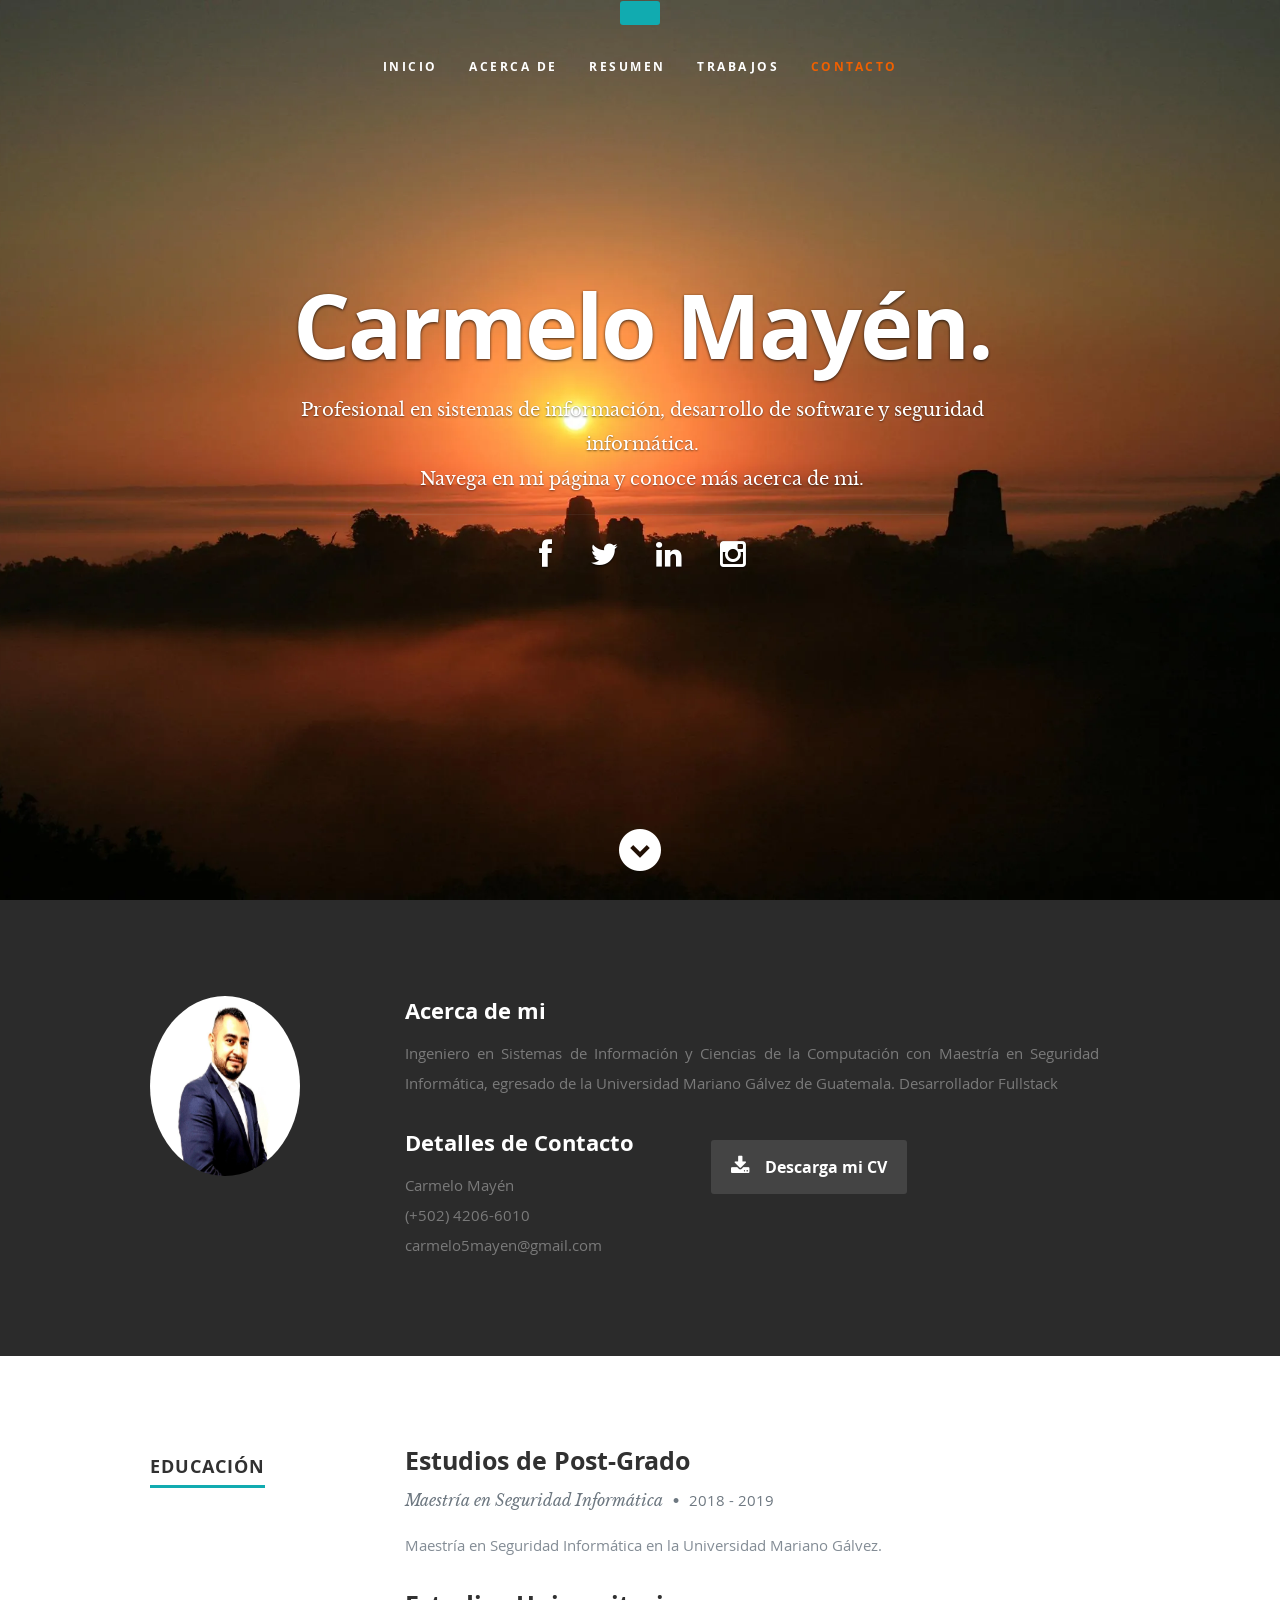
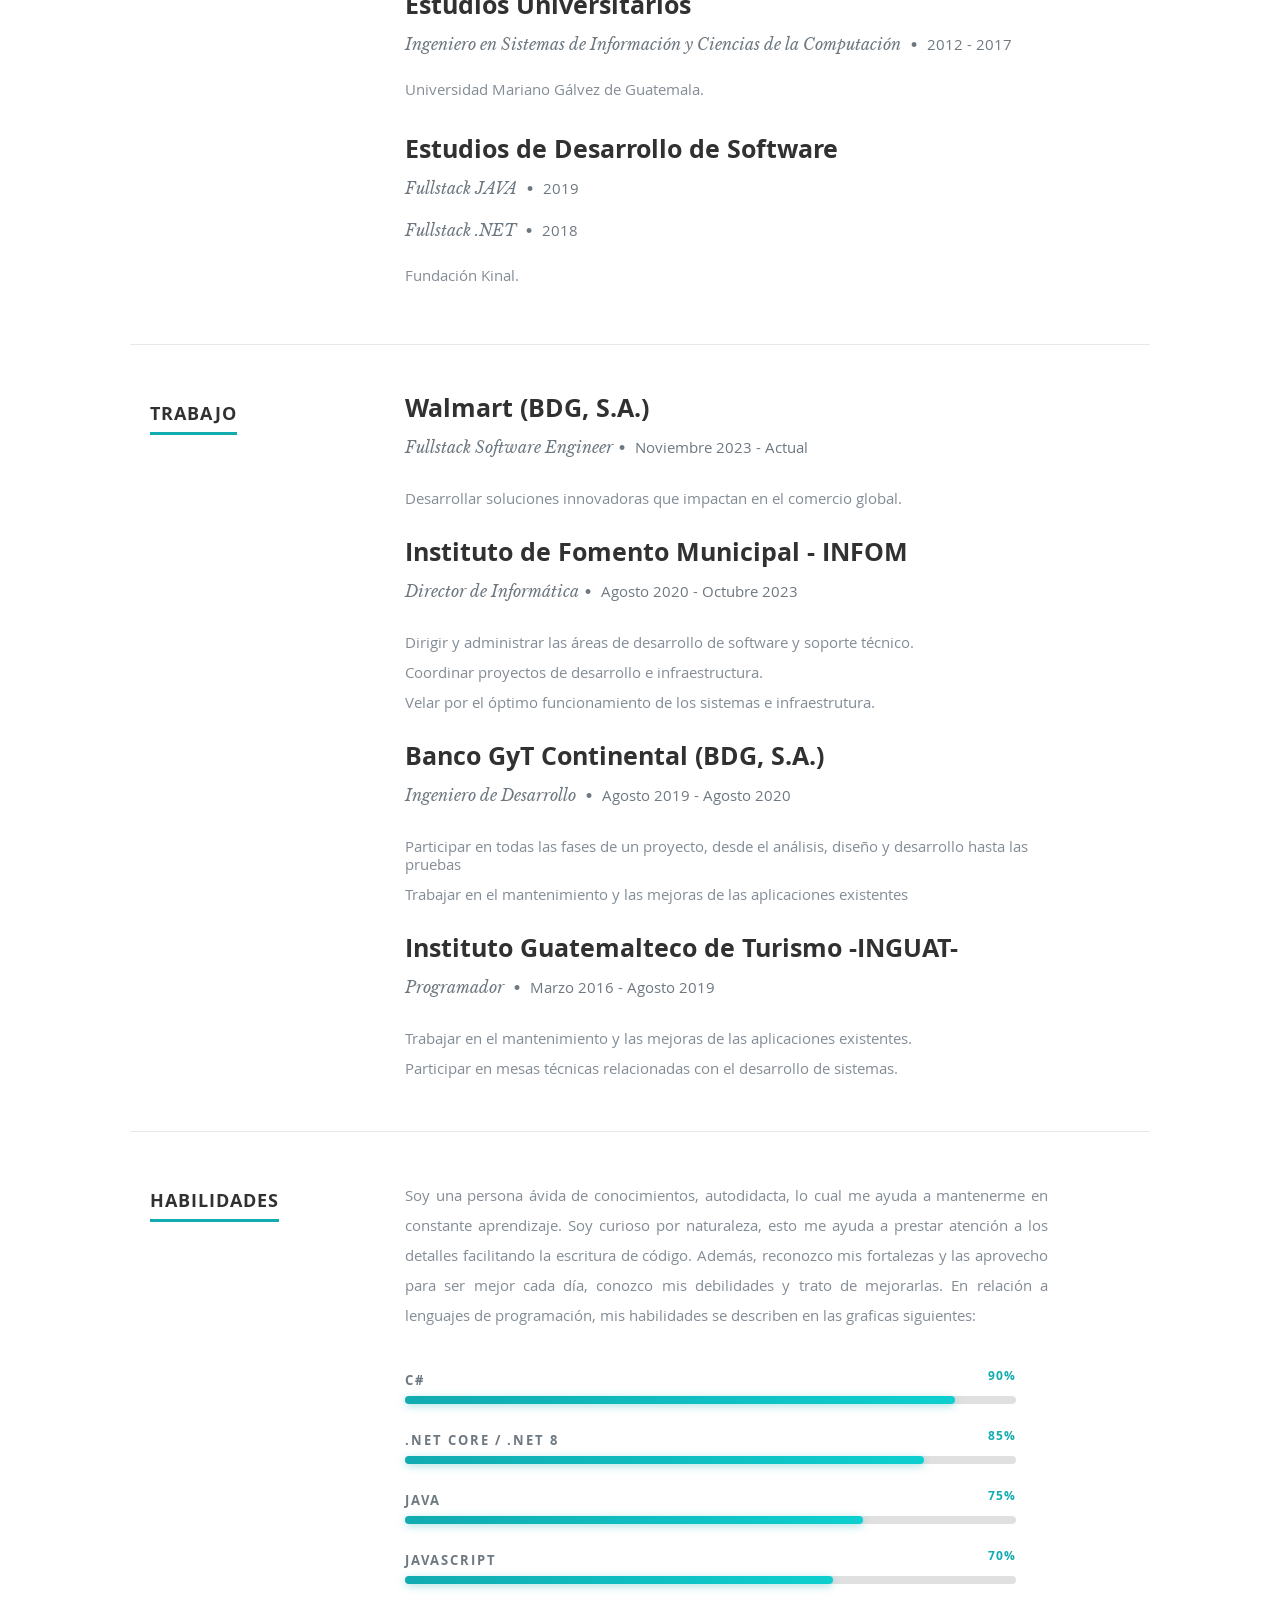
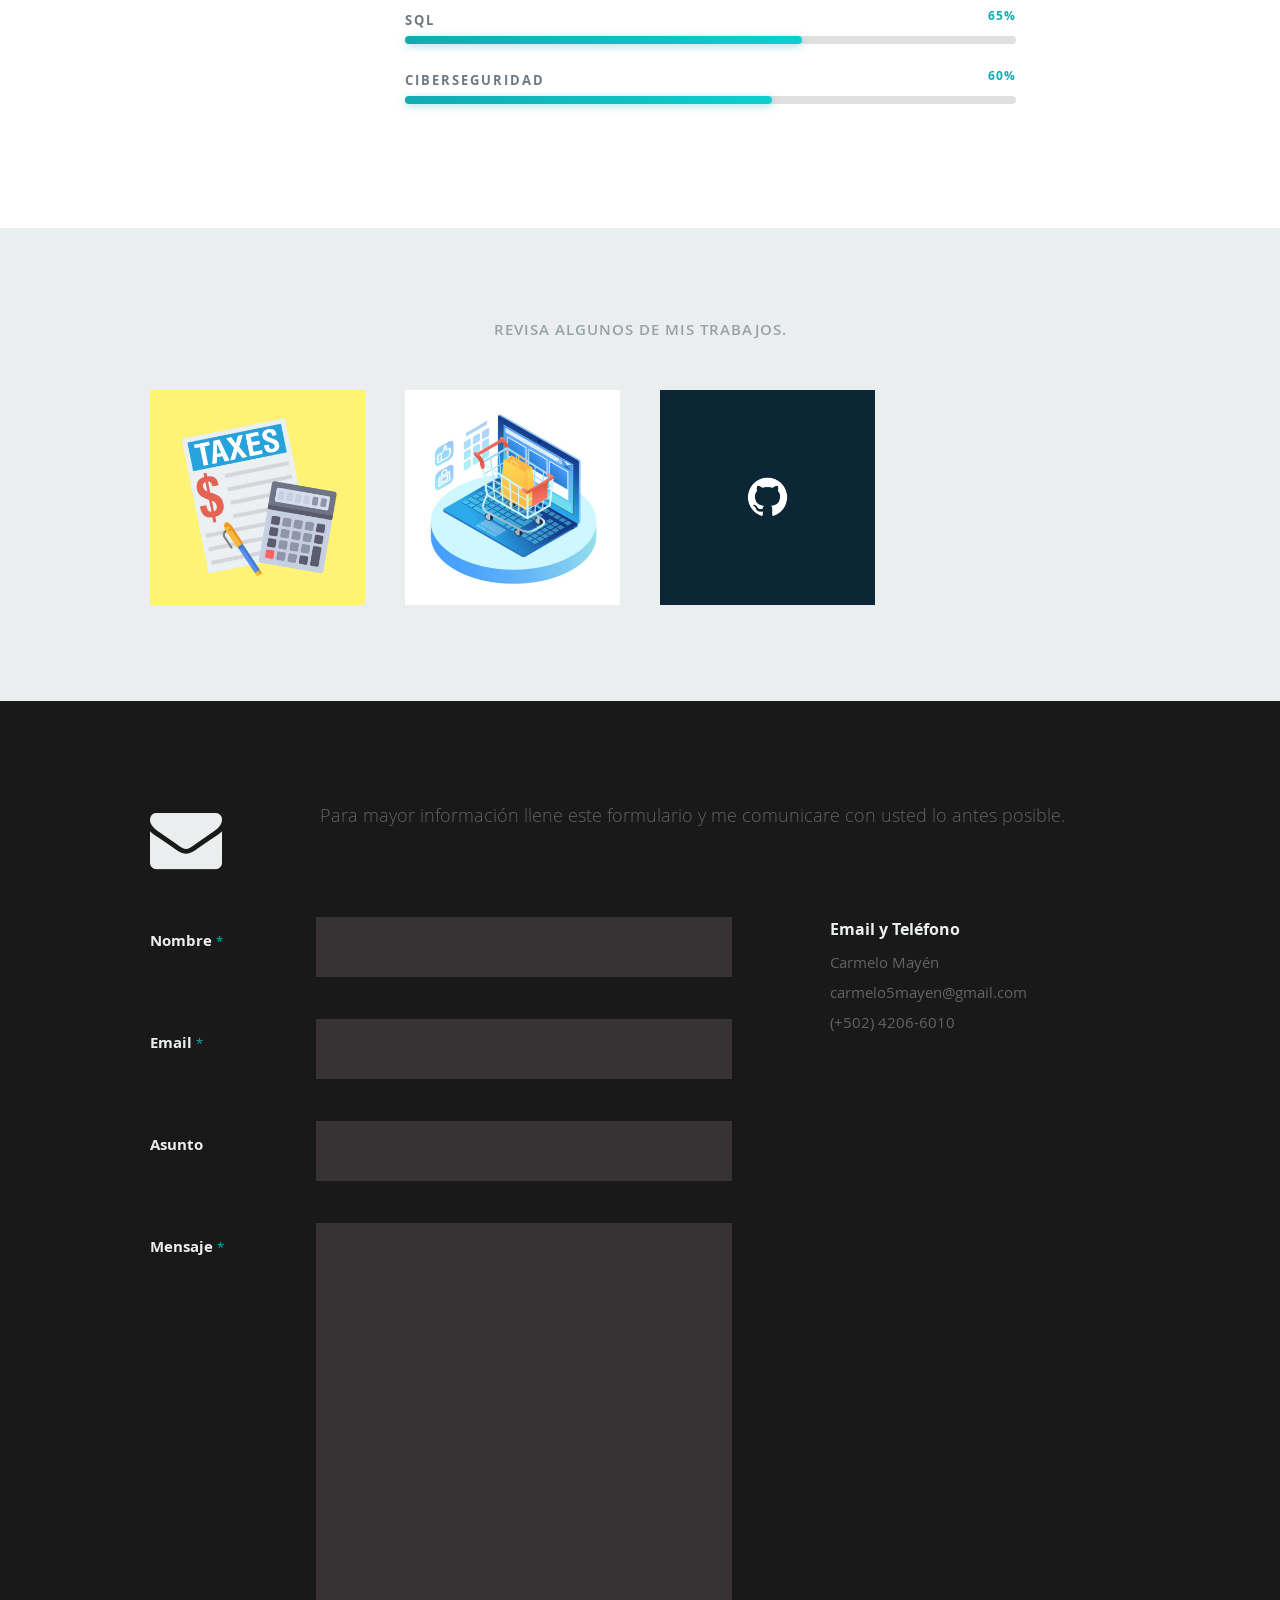
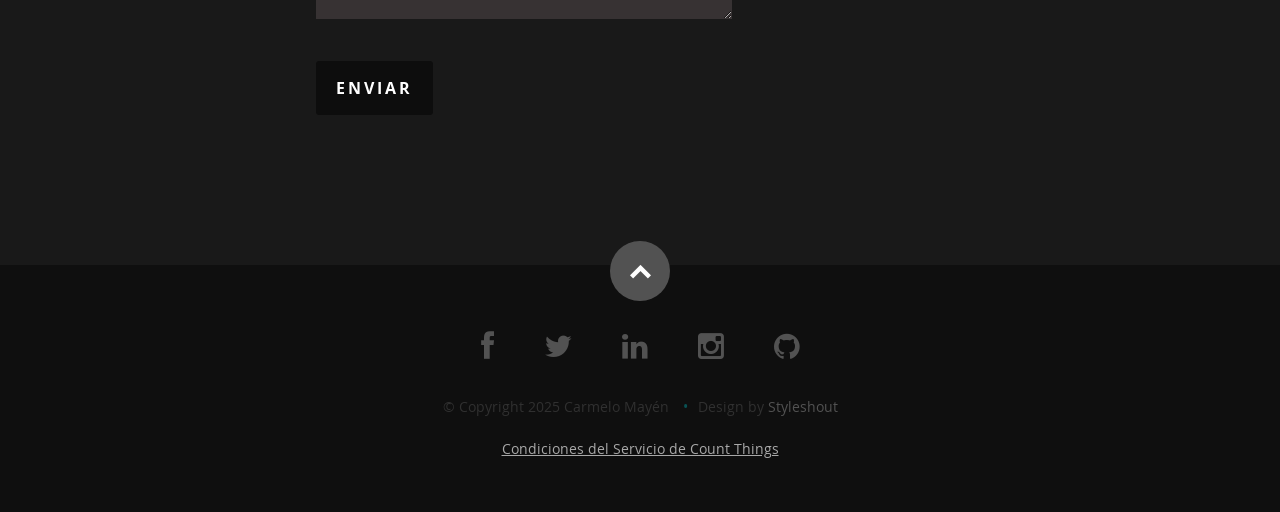
<file: index.html>
﻿<!DOCTYPE html>
<!--[if lt IE 8 ]><html class="no-js ie ie7" lang="es"> <![endif]-->
<!--[if IE 8 ]><html class="no-js ie ie8" lang="es"> <![endif]-->
<!--[if (gte IE 8)|!(IE)]><!--><html class="no-js" lang="es"> <!--<![endif]-->
<head>

   <!--- Basic Page Needs
   ================================================== -->
   <meta charset="utf-8">
	<title>Carmelo Mayén — Fullstack Software Engineer</title>
	<meta name="description" content="Carmelo Mayén — Ingeniero en Sistemas de Información y Fullstack Software Engineer en Walmart. Especialista en .NET, Java, C# y seguridad informática.">
	<meta name="author" content="Carmelo Mayén">
	<link rel="canonical" href="https://cv.cemayen.com/">

   <!-- Open Graph
   ================================================== -->
   <meta property="og:title" content="Carmelo Mayén — Fullstack Software Engineer">
   <meta property="og:description" content="Ingeniero en Sistemas de Información con Maestría en Seguridad Informática. Especialista en .NET, Java, C# y desarrollo web.">
   <meta property="og:type" content="website">
   <meta property="og:url" content="https://cv.cemayen.com/">
   <meta property="og:image" content="https://cv.cemayen.com/images/profile.jpg">

   <!-- Twitter Card
   ================================================== -->
   <meta name="twitter:card" content="summary">
   <meta name="twitter:title" content="Carmelo Mayén — Fullstack Software Engineer">
   <meta name="twitter:description" content="Ingeniero en Sistemas de Información con Maestría en Seguridad Informática. Especialista en .NET, Java, C# y desarrollo web.">
   <meta name="twitter:image" content="https://cv.cemayen.com/images/profile.jpg">

   <!-- Mobile Specific Metas
   ================================================== -->
	<meta name="viewport" content="width=device-width, initial-scale=1, maximum-scale=1">

	<!-- CSS
    ================================================== -->
   <link rel="stylesheet" href="css/main.css">

   <!-- Favicons
	================================================== -->
	<link rel="shortcut icon" href="favicon.png">

   <!-- Theme color (barra del navegador en móvil)
   ================================================== -->
   <meta name="theme-color" content="#11ABB0">

   <!-- Preload critical image
   ================================================== -->
   <link rel="preload" as="image" href="images/Tikal.webp" type="image/webp">
   <link rel="preload" as="image" href="images/Tikal.jpg">

   <!-- Google Analytics 4
   ================================================== -->
   <script async src="https://www.googletagmanager.com/gtag/js?id=G-243ETKWRCY"></script>
   <script>
     window.dataLayer = window.dataLayer || [];
     function gtag(){dataLayer.push(arguments);}
     gtag('js', new Date());
     gtag('config', 'G-243ETKWRCY');
   </script>

   <!-- Schema.org — Structured Data (Person)
   ================================================== -->
   <script type="application/ld+json">
   {
     "@context": "https://schema.org",
     "@type": "Person",
     "name": "Carmelo Mayén",
     "jobTitle": "Fullstack Software Engineer",
     "description": "Ingeniero en Sistemas de Información con Maestría en Seguridad Informática. Fullstack Software Engineer especializado en .NET, Java y desarrollo web.",
     "url": "https://cv.cemayen.com",
     "image": "https://cv.cemayen.com/images/profile.jpg",
     "email": "carmelo5mayen@gmail.com",
     "telephone": "+50242066010",
     "nationality": "GT",
     "worksFor": {
       "@type": "Organization",
       "name": "Walmart (BDG, S.A.)"
     },
     "alumniOf": {
       "@type": "EducationalOrganization",
       "name": "Universidad Mariano Gálvez de Guatemala"
     },
     "hasCredential": {
       "@type": "EducationalOccupationalCredential",
       "name": "Maestría en Seguridad Informática",
       "credentialCategory": "degree"
     },
     "knowsAbout": [
       "C#", ".NET Core", "Java", "JavaScript", "SQL",
       "Seguridad Informática", "Desarrollo Fullstack", "MVC"
     ],
     "sameAs": [
       "https://facebook.com/mayen5",
       "https://twitter.com/mayen5",
       "https://linkedin.com/in/mayen5/",
       "https://instagram.com/mayen5",
       "https://github.com/mayen5"
     ]
   }
   </script>

</head>

<body>

   <!-- Skip to main content (accesibilidad teclado)
   ================================================== -->
   <a class="skip-link" href="#about">Saltar al contenido principal</a>

   <!-- Header
   ================================================== -->
   <header id="home">

      <nav id="nav-wrap" aria-label="Navegación principal">

         <button id="nav-toggle" class="mobile-btn"
                 aria-expanded="false"
                 aria-controls="nav"
                 aria-label="Abrir navegación">
            <span aria-hidden="true"></span>
         </button>

         <ul id="nav" class="nav" role="list">
            <li class="current"><a class="smoothscroll" href="#home">Inicio</a></li>
            <li><a class="smoothscroll" href="#about">Acerca de</a></li>
	         <li><a class="smoothscroll" href="#resume">Resumen</a></li>
            <li><a class="smoothscroll" href="#portfolio">Trabajos</a></li>
            <li><a class="smoothscroll" href="#contact">Contacto</a></li>
         </ul> <!-- end #nav -->

      </nav> <!-- end #nav-wrap -->

      <div class="row banner">
         <div class="banner-text">
            <h1 class="responsive-headline">Carmelo Mayén.</h1>
            <h3><span>Profesional en sistemas de información, desarrollo de software y seguridad informática. <br/> 
				<a class="smoothscroll" href="#about">Navega en mi página</a>
				y conoce más <a class="smoothscroll" href="#about">acerca de mi</a>.</span></h3>
            <hr />
            <ul class="social">
               <li><a target="_blank" rel="noopener noreferrer" href="https://facebook.com/mayen5" aria-label="Facebook de Carmelo Mayén"><i class="fa fa-facebook" aria-hidden="true"></i></a></li>
               <li><a target="_blank" rel="noopener noreferrer" href="https://twitter.com/mayen5" aria-label="Twitter de Carmelo Mayén"><i class="fa fa-twitter" aria-hidden="true"></i></a></li>
               <li><a target="_blank" rel="noopener noreferrer" href="https://linkedin.com/in/mayen5/" aria-label="LinkedIn de Carmelo Mayén"><i class="fa fa-linkedin" aria-hidden="true"></i></a></li>
               <li><a target="_blank" rel="noopener noreferrer" href="https://instagram.com/mayen5" aria-label="Instagram de Carmelo Mayén"><i class="fa fa-instagram" aria-hidden="true"></i></a></li>
            </ul>
         </div>
      </div>

      <p class="scrolldown">
         <a class="smoothscroll" href="#about" aria-label="Desplazarse hacia abajo"><i class="icon-down-circle" aria-hidden="true"></i></a>
      </p>

   </header> <!-- Header End -->


   <!-- About Section
   ================================================== -->
   <section id="about">

      <div class="row">

         <div class="three columns">

            <img class="profile-pic" src="images/profile.jpg" alt="Carmelo Mayén, Fullstack Software Engineer">

         </div>

         <div class="nine columns main-col">

            <h2>Acerca de mi</h2>

            <p align="justify">Ingeniero en Sistemas de Información y Ciencias de la Computación con Maestría en Seguridad Informática, egresado de la Universidad Mariano Gálvez de Guatemala.
				Desarrollador Fullstack
            </p>

            <div class="row">

               <div class="columns contact-details">

                  <h2>Detalles de Contacto</h2>
                  <p class="address">
						   <span>Carmelo Mayén</span><br>
						   <span>(+502) 4206-6010</span><br>
                     <span>carmelo5mayen@gmail.com</span>
					   </p>

               </div>

               <div class="columns download">
                  <p>
                     <a target="_blank" rel="noopener noreferrer" href="doc/cv.pdf" class="button" aria-label="Descargar CV de Carmelo Mayén (PDF)"><i class="fa fa-download" aria-hidden="true"></i>Descarga mi CV</a>
                  </p>
               </div>

            </div> <!-- end row -->

         </div> <!-- end .main-col -->

      </div>

   </section> <!-- About Section End-->


   <!-- Resume Section
   ================================================== -->
   <section id="resume">

      <!-- Education
      ----------------------------------------------- -->
      <div class="row education">

         <div class="three columns header-col">
            <h1><span>Educación</span></h1>
         </div>

         <div class="nine columns main-col">

             <div class="row item">

                 <div class="twelve columns">

                     <h3>Estudios de Post-Grado</h3>
                     <p class="info">Maestría en Seguridad Informática <span>&bull;</span> <em class="date">2018 - 2019</em></p>

                     <p>
                         Maestría en Seguridad Informática en la Universidad Mariano Gálvez.
                     </p>

                 </div>

             </div> <!-- item end -->

             <div class="row item">

                 <div class="twelve columns">

                     <h3>Estudios Universitarios</h3>
                     <p class="info">Ingeniero en Sistemas de Información y Ciencias de la Computación <span>&bull;</span> <em class="date">2012 - 2017</em></p>

                     <p>
                         Universidad Mariano Gálvez de Guatemala.
                     </p>

                 </div>

             </div> <!-- item end -->

             <div class="row item">

                 <div class="twelve columns">

                     <h3>Estudios de Desarrollo de Software</h3>
                     <p class="info">Fullstack JAVA <span>&bull;</span> <em class="date">2019</em></p>
                     <p class="info">Fullstack .NET <span>&bull;</span> <em class="date">2018</em></p>

                     <p>
                         Fundación Kinal.
                     </p>

                 </div>

             </div> <!-- item end -->

         </div> <!-- main-col end -->

      </div> <!-- End Education -->


      <!-- Work
      ----------------------------------------------- -->
      <div class="row work">

         <div class="three columns header-col">
            <h1><span>Trabajo</span></h1>
         </div>

         <div class="nine columns main-col">

            <div class="row item">

               <div class="twelve columns">

                   <h3>Walmart (BDG, S.A.)</h3>
                   <p class="info">Fullstack Software Engineer<span>&bull;</span> <em class="date">Noviembre 2023 - Actual</em></p>

                   <p align="justify">
                       <ul>
                           <li>Desarrollar soluciones innovadoras que impactan en el comercio global.</li>
                       </ul>
                   </p>

               </div>

           </div> <!-- item end -->

             <div class="row item">

                 <div class="twelve columns">

                     <h3>Instituto de Fomento Municipal - INFOM</h3>
                     <p class="info">Director de Informática<span>&bull;</span> <em class="date">Agosto 2020 - Octubre 2023</em></p>

                     <p align="justify">
                         <ul>
                             <li>Dirigir y administrar las áreas de desarrollo de software y soporte técnico.</li>
                             <li>Coordinar proyectos de desarrollo e infraestructura.</li>
                             <li>Velar por el óptimo funcionamiento de los sistemas e infraestrutura.</li>
                         </ul>
                     </p>

                 </div>

             </div> <!-- item end -->

             <div class="row item">

                 <div class="twelve columns">

                     <h3>Banco GyT Continental (BDG, S.A.)</h3>
                     <p class="info">Ingeniero de Desarrollo <span>&bull;</span> <em class="date">Agosto 2019 - Agosto 2020</em></p>

                     <p align="justify">
                         <ul>
                             <li>Participar en todas las fases de un proyecto, desde el análisis, diseño y desarrollo hasta las pruebas</li>
                             <li>Trabajar en el mantenimiento y las mejoras de las aplicaciones existentes</li>
                         </ul>
                     </p>

                 </div>

             </div> <!-- item end -->

             <div class="row item">

                 <div class="twelve columns">

                     <h3>Instituto Guatemalteco de Turismo -INGUAT-</h3>
                     <p class="info">Programador <span>&bull;</span> <em class="date">Marzo 2016 - Agosto 2019</em></p>

                     <p align="justify">
                         <ul>
                             <li>Trabajar en el mantenimiento y las mejoras de las aplicaciones existentes.</li>
                             <li>Participar en mesas técnicas relacionadas con el desarrollo de sistemas.</li>
                         </ul>
                     </p>

                 </div>

             </div> <!-- item end -->

         </div> <!-- main-col end -->

      </div> <!-- End Work -->


      <!-- Skills
      ----------------------------------------------- -->
      <div class="row skill">

         <div class="three columns header-col">
            <h1><span>Habilidades</span></h1>
         </div>

         <div class="nine columns main-col">

            <p align="justify">Soy una persona ávida de conocimientos, autodidacta, lo cual me ayuda a mantenerme en constante aprendizaje. Soy curioso por naturaleza, esto me ayuda a prestar atención a los detalles facilitando la escritura de código. Además, reconozco mis fortalezas y las aprovecho para ser mejor cada día, conozco mis debilidades y trato de mejorarlas. En relación a lenguajes de programación, mis habilidades se describen en las graficas siguientes:
            </p>

				<div class="bars">

				   <ul class="skills">
					   <li data-percent="90%"><span class="bar-expand cSharp"></span><em>C#</em></li>
					   <li data-percent="85%"><span class="bar-expand dotNetCore"></span><em>.NET Core / .NET 8</em></li>
					   <li data-percent="75%"><span class="bar-expand java"></span><em>Java</em></li>
					   <li data-percent="70%"><span class="bar-expand javascript"></span><em>JavaScript</em></li>
					   <li data-percent="65%"><span class="bar-expand sql"></span><em>SQL</em></li>
					   <li data-percent="60%"><span class="bar-expand security"></span><em>Ciberseguridad</em></li>
					</ul>

				</div><!-- end skill-bars -->

			</div> <!-- main-col end -->

      </div> <!-- End skills -->

   </section> <!-- Resume Section End-->


   <!-- Portfolio Section
   ================================================== -->
   <section id="portfolio">

      <div class="row">

         <div class="twelve columns collapsed">

            <h1>Revisa algunos de mis trabajos.</h1>

            <!-- portfolio-wrapper -->
            <div id="portfolio-wrapper" class="bgrid-quarters s-bgrid-thirds cf">

          	   <div class="columns portfolio-item">
                  <div class="item-wrap">

                     <a href="#modal-01" title="">
                        <img alt="Sistema de impuestos en .NET MVC" src="images/portfolio/taxes.png" loading="lazy">
                        <div class="overlay">
                           <div class="portfolio-item-meta">
          					      <h5>Taxes</h5>
                              <p>Desarrollo Web</p>
          					   </div>
                        </div>
                        <div class="link-icon"><i class="icon-plus"></i></div>
                     </a>

                  </div>
          		</div> <!-- item end -->

               <div class="columns portfolio-item">
                  <div class="item-wrap">

                     <a href="#modal-02" title="">
                        <img alt="Sistema de productos en .NET Core MVC" src="images/portfolio/cart.jpg" loading="lazy">
                        <div class="overlay">
                           <div class="portfolio-item-meta">
          					      <h5>Productos</h5>
                              <p>Desarrollo Web</p>
          					   </div>
                        </div>
                        <div class="link-icon"><i class="icon-plus"></i></div>
                     </a>

                  </div>
          		</div> <!-- item end -->
				
				<div class="columns portfolio-item">
                  <div class="item-wrap">

                     <a href="#modal-03" title="">
                        <img alt="Repositorio de proyectos en GitHub" src="images/portfolio/github.png" loading="lazy">
                        <div class="overlay">
                           <div class="portfolio-item-meta">
          					      <h5>Repositorio</h5>
                              <p>Desarrollo Web</p>
          					   </div>
                        </div>
                        <div class="link-icon"><i class="icon-plus"></i></div>
                     </a>

                  </div>
          		</div> <!-- item end -->

            </div> <!-- portfolio-wrapper end -->

         </div> <!-- twelve columns end -->


         <!-- Modal Popup
	      --------------------------------------------------------------- -->

         <div id="modal-01" class="popup-modal mfp-hide" role="dialog" aria-modal="true" aria-labelledby="modal-01-title">

		      <img class="scale-with-grid" src="images/portfolio/modals/taxes.png" alt="Captura del sistema de impuestos Taxes en .NET MVC" />

		      <div class="description-box">
			      <h4 id="modal-01-title">Taxes</h4>
			      <p>Desarrollo web en C# con .NET Framework, MVC.</p>
               <span class="categories"><i class="fa fa-tag" aria-hidden="true"></i>Web Development, Desarrollo Web</span>
		      </div>

            <div class="link-box">
               <a target="_blank" rel="noopener noreferrer" href="https://taxesmayen.azurewebsites.net/">Detalles</a>
		         <button class="popup-modal-dismiss">Cerrar</button>
            </div>

	      </div><!-- modal-01 End -->

         <div id="modal-02" class="popup-modal mfp-hide" role="dialog" aria-modal="true" aria-labelledby="modal-02-title">

		      <img class="scale-with-grid" src="images/portfolio/modals/cart.jpg" alt="Captura del sistema de productos en .NET Core MVC" />

		      <div class="description-box">
			      <h4 id="modal-02-title">Products</h4>
			      <p>Desarrollo web en C# con .NET Core, MVC.</p>
               <span class="categories"><i class="fa fa-tag" aria-hidden="true"></i>Web Development, Desarrollo Web</span>
		      </div>

            <div class="link-box">
               <a target="_blank" rel="noopener noreferrer" href="https://shopmayen.azurewebsites.net/">Detalles</a>
		         <button class="popup-modal-dismiss">Cerrar</button>
            </div>

	      </div><!-- modal-02 End -->

		  <div id="modal-03" class="popup-modal mfp-hide" role="dialog" aria-modal="true" aria-labelledby="modal-03-title">

		      <img class="scale-with-grid" src="images/portfolio/modals/github.png" alt="Repositorio de proyectos en GitHub de Carmelo Mayén" />

		      <div class="description-box">
			      <h4 id="modal-03-title">Repositorio</h4>
			      <p>Proyectos realizados en diferentes lenguajes.</p>
               <span class="categories"><i class="fa fa-tag" aria-hidden="true"></i>Web Development, Desarrollo Web</span>
		      </div>

            <div class="link-box">
               <a target="_blank" rel="noopener noreferrer" href="https://github.com/mayen5/">Detalles</a>
		         <button class="popup-modal-dismiss">Cerrar</button>
            </div>

	      </div><!-- modal-03 End -->

      </div> <!-- row End -->

   </section> <!-- Portfolio Section End-->


   <!-- Contact Section
   ================================================== -->
   <section id="contact">

         <div class="row section-head">

            <div class="two columns header-col">

               <h1><span>Contacto.</span></h1>

            </div>

            <div class="ten columns">

                  <p class="lead">Para mayor información llene este formulario y me comunicare con usted lo antes posible.
                  </p>

            </div>

         </div>

         <div class="row">

            <div class="eight columns">

               <!-- form -->
               <form action="" method="post" id="contactForm" name="contactForm" novalidate>
					<fieldset>
                  <legend class="sr-only">Formulario de contacto</legend>

                  <div>
						   <label for="contactName">Nombre <span class="required" aria-hidden="true">*</span></label>
						   <input type="text" id="contactName" name="contactName"
                           autocomplete="name" required aria-required="true">
                  </div>

                  <div>
						   <label for="contactEmail">Email <span class="required" aria-hidden="true">*</span></label>
						   <input type="email" id="contactEmail" name="contactEmail"
                           autocomplete="email" required aria-required="true">
                  </div>

                  <div>
						   <label for="contactSubject">Asunto</label>
						   <input type="text" id="contactSubject" name="contactSubject">
                  </div>

                  <div>
                     <label for="contactMessage">Mensaje <span class="required" aria-hidden="true">*</span></label>
                     <textarea cols="50" rows="15" id="contactMessage" name="contactMessage"
                               required aria-required="true"></textarea>
                  </div>

                  <div>
                     <button class="submit" type="submit">Enviar</button>
                     <span id="image-loader" aria-hidden="true">
                        <img alt="Enviando..." src="images/loader.gif">
                     </span>
                  </div>

					</fieldset>
				   </form> <!-- Form End -->

               <!-- contact-warning -->
               <div id="message-warning" role="alert" aria-live="assertive" aria-atomic="true"> Ha ocurrido un error</div>
               <!-- contact-success -->
				   <div id="message-success" role="status" aria-live="polite" aria-atomic="true">
                  <i class="fa fa-check" aria-hidden="true"></i>Su mensaje ha sido enviado, gracias!<br>
				   </div>

            </div>


            <aside class="four columns footer-widgets">

               <div class="widget widget_contact">

					   <h4>Email y Teléfono</h4>
					   <p class="address">
						   Carmelo Mayén<br>
						   carmelo5mayen@gmail.com<br>
						   <span>(+502) 4206-6010</span>
					   </p>

				   </div>

            </aside>

      </div>

   </section> <!-- Contact Section End-->


   <!-- footer
   ================================================== -->
   <footer>

      <div class="row">

         <div class="twelve columns">

            <ul class="social-links">
               <li><a href="https://facebook.com/mayen5" target="_blank" rel="noopener noreferrer" aria-label="Facebook"><i class="fa fa-facebook" aria-hidden="true"></i></a></li>
               <li><a href="https://twitter.com/mayen5" target="_blank" rel="noopener noreferrer" aria-label="Twitter"><i class="fa fa-twitter" aria-hidden="true"></i></a></li>
               <li><a href="https://linkedin.com/in/mayen5/" target="_blank" rel="noopener noreferrer" aria-label="LinkedIn"><i class="fa fa-linkedin" aria-hidden="true"></i></a></li>
               <li><a href="https://instagram.com/mayen5" target="_blank" rel="noopener noreferrer" aria-label="Instagram"><i class="fa fa-instagram" aria-hidden="true"></i></a></li>
               <li><a href="https://github.com/mayen5" target="_blank" rel="noopener noreferrer" aria-label="GitHub"><i class="fa fa-github" aria-hidden="true"></i></a></li>
            </ul>

            <ul class="copyright">
               <li>&copy; Copyright 2025 Carmelo Mayén</li>
               <li>Design by <a title="Styleshout" href="https://www.styleshout.com/" rel="noopener noreferrer">Styleshout</a></li>
            </ul>

            <p class="app-terms-link"><a href="count-things/condiciones-del-servicio/">Condiciones del Servicio de Count Things</a></p>

         </div>

         <div id="go-top"><a class="smoothscroll" href="#home" aria-label="Volver al inicio"><i class="icon-up-open" aria-hidden="true"></i></a></div>

      </div>

   </footer> <!-- Footer End-->

   <!-- JavaScript
   ================================================== -->
   <script src="js/init.js" defer></script>

   <!-- Modal overlay backdrop (vanilla JS)
   ================================================== -->
   <div id="modal-bg" aria-hidden="true"></div>

</body>

</html>
</file>
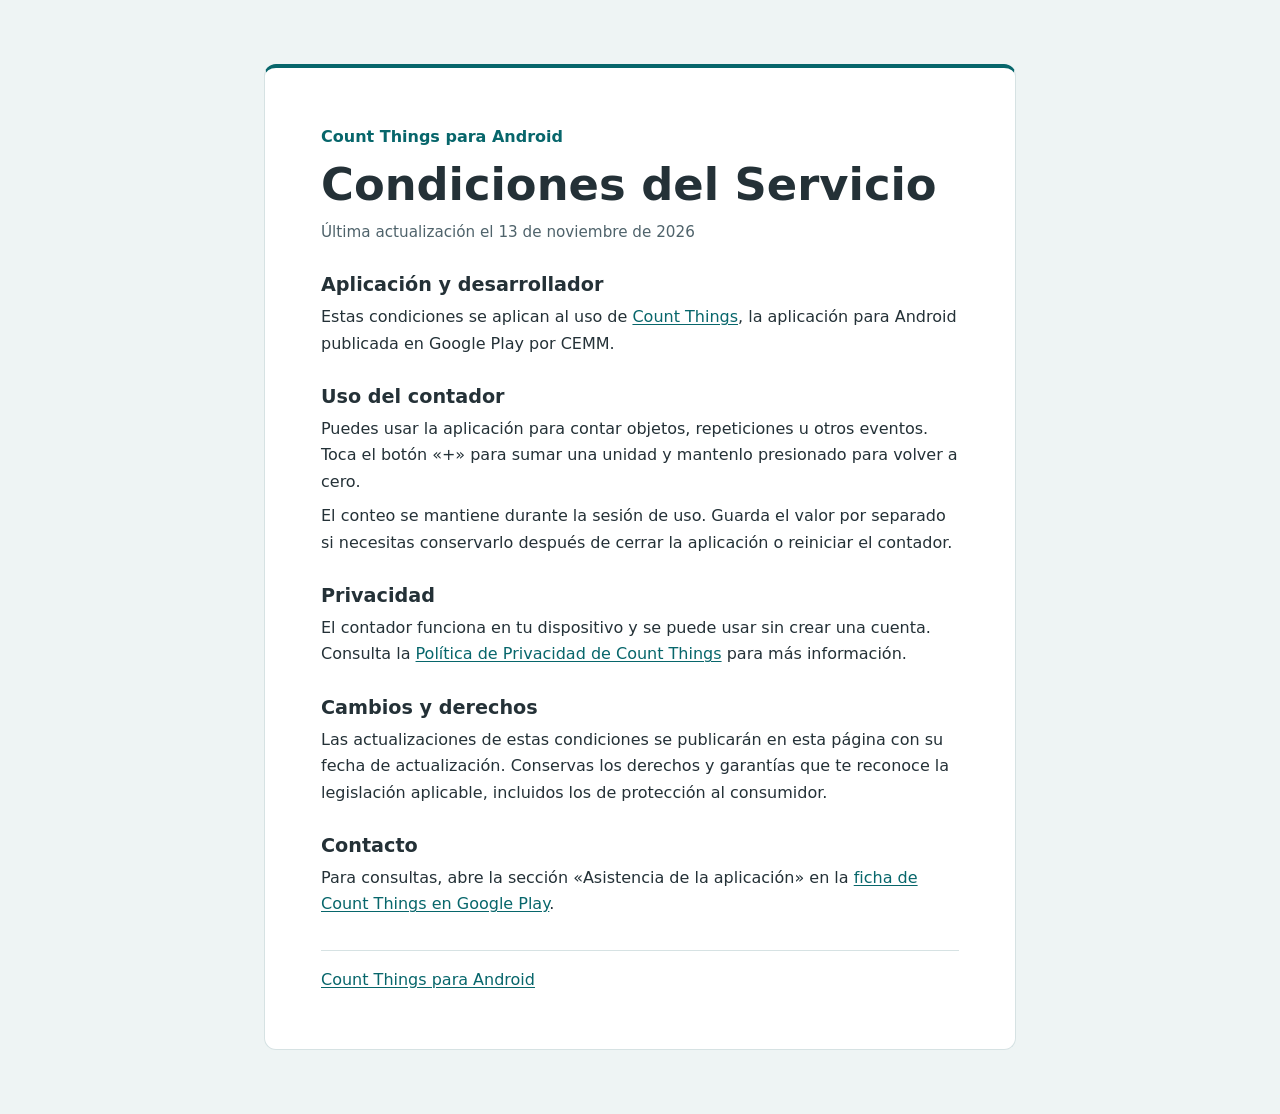
<file: count-things/condiciones-del-servicio/index.html>
<!doctype html>
<html lang="es">
<head>
   <meta charset="utf-8">
   <meta name="viewport" content="width=device-width, initial-scale=1">
   <meta name="description" content="Condiciones del Servicio de Count Things, la aplicación de contador para Android publicada por CEMM.">
   <title>Condiciones del Servicio | Count Things</title>
   <link rel="canonical" href="https://cv.cemayen.com/count-things/condiciones-del-servicio/">
   <link rel="icon" href="../../favicon.png" type="image/png">
   <style>
      :root {
         color-scheme: light dark;
         --background: #eef4f4;
         --surface: #fff;
         --text: #243137;
         --muted: #4f636b;
         --accent: #07666b;
         --border: #d6e2e3;
      }

      @media (prefers-color-scheme: dark) {
         :root {
            --background: #11191d;
            --surface: #19262b;
            --text: #eff7f8;
            --muted: #b3c5c9;
            --accent: #8ae0df;
            --border: #384a50;
         }
      }

      * { box-sizing: border-box; }

      body {
         margin: 0;
         padding: clamp(1rem, 5vw, 4rem) 1rem;
         background: var(--background);
         color: var(--text);
         font: 1rem/1.65 system-ui, sans-serif;
      }

      main {
         max-width: 47rem;
         margin-inline: auto;
         padding: clamp(1.25rem, 5vw, 3.5rem);
         background: var(--surface);
         border: 1px solid var(--border);
         border-block-start: 0.25rem solid var(--accent);
         border-radius: 0.75rem;
         overflow-wrap: anywhere;
      }

      h1, h2 { line-height: 1.2; }
      h1 { margin: 0 0 0.5rem; font-size: clamp(1.9rem, 5vw, 2.8rem); }
      h2 { margin: 1.75rem 0 0.5rem; font-size: 1.2rem; }
      p { margin: 0.5rem 0 0; }

      .app-name { margin: 0 0 0.5rem; color: var(--accent); font-weight: 700; }
      .updated { color: var(--muted); font-size: 0.95rem; }

      a { color: var(--accent); text-underline-offset: 0.15em; }
      a:hover { text-decoration-thickness: 0.13em; }
      a:focus-visible { outline: 2px solid currentColor; outline-offset: 3px; }

      footer {
         margin-block-start: 2rem;
         padding-block-start: 1rem;
         border-block-start: 1px solid var(--border);
      }
   </style>
</head>
<body>
   <main>
      <header>
         <p class="app-name">Count Things para Android</p>
         <h1>Condiciones del Servicio</h1>
         <p class="updated">Última actualización el <time datetime="2026-11-13">13 de noviembre de 2026</time></p>
      </header>

      <section>
         <h2>Aplicación y desarrollador</h2>
         <p>Estas condiciones se aplican al uso de <a href="https://play.google.com/store/apps/details?id=com.cemayen.rncountthings">Count Things</a>, la aplicación para Android publicada en Google Play por CEMM.</p>
      </section>

      <section>
         <h2>Uso del contador</h2>
         <p>Puedes usar la aplicación para contar objetos, repeticiones u otros eventos. Toca el botón «+» para sumar una unidad y mantenlo presionado para volver a cero.</p>
         <p>El conteo se mantiene durante la sesión de uso. Guarda el valor por separado si necesitas conservarlo después de cerrar la aplicación o reiniciar el contador.</p>
      </section>

      <section>
         <h2>Privacidad</h2>
         <p>El contador funciona en tu dispositivo y se puede usar sin crear una cuenta. Consulta la <a href="https://cemayen.com/count-things/privacidad/">Política de Privacidad de Count Things</a> para más información.</p>
      </section>

      <section>
         <h2>Cambios y derechos</h2>
         <p>Las actualizaciones de estas condiciones se publicarán en esta página con su fecha de actualización. Conservas los derechos y garantías que te reconoce la legislación aplicable, incluidos los de protección al consumidor.</p>
      </section>

      <section>
         <h2>Contacto</h2>
         <p>Para consultas, abre la sección «Asistencia de la aplicación» en la <a href="https://play.google.com/store/apps/details?id=com.cemayen.rncountthings">ficha de Count Things en Google Play</a>.</p>
      </section>

      <footer>
         <a href="https://cemayen.com/count-things/">Count Things para Android</a>
      </footer>
   </main>
</body>
</html>
</file>
<file: css/main.css>
﻿/* main.css */

@import url("fonts.css");
@import url("fontello/css/fontello.css");
@import url("font-awesome/css/font-awesome.min.css");

/*
=====================================================================
*   Ceevee v1.0 Default Stylesheet
*   url: styleshout.com
*   03-17-2014
=====================================================================

TOC:
a. Webfonts and Icon fonts
b. Reset
c. Default Styles
   1. Basic
   2. Typography
   3. Links
   4. Images
   5. Buttons
   6. Forms
d. Grid
e. Others
   1. Clearing
   2. Misc

=====================================================================  */

/* ------------------------------------------------------------------ */
/* a. Webfonts and Icon fonts
 ------------------------------------------------------------------ */


/* ------------------------------------------------------------------
/* b. Reset
      Adapted from:
      Normalize.css - https://github.com/necolas/normalize.css/
      HTML5 Doctor Reset - html5doctor.com/html-5-reset-stylesheet/
/* ------------------------------------------------------------------ */

html, body, div, span, object, iframe,
h1, h2, h3, h4, h5, h6, p, blockquote, pre,
abbr, address, cite, code,
del, dfn, em, img, ins, kbd, q, samp,
small, strong, sub, sup, var,
b, i,
dl, dt, dd, ol, ul, li,
fieldset, form, label, legend,
table, caption, tbody, tfoot, thead, tr, th, td,
article, aside, canvas, details, figcaption, figure,
footer, header, hgroup, menu, nav, section, summary,
time, mark, audio, video {
   margin: 0;
   padding: 0;
   border: 0;
   outline: 0;
   font-size: 100%;
   vertical-align: baseline;
   background: transparent;
}

article,aside,details,figcaption,figure,
footer,header,hgroup,menu,nav,section {
   display: block;
}

audio,
canvas,
video {
   display: inline-block;
}

audio:not([controls]) {
   display: none;
   height: 0;
}

[hidden] { display: none; }

code, kbd, pre, samp {
   font-family: monospace, serif;
   font-size: 1em;
}

pre {
   white-space: pre;
   white-space: pre-wrap;
   word-wrap: break-word;
}

blockquote, q { quotes: &#8220 &#8220; }

blockquote:before, blockquote:after,
q:before, q:after {
   content: '';
   content: none;
}

ins {
   background-color: #ff9;
   color: #000;
   text-decoration: none;
}

mark {
   background-color: #A7F4F6;
   color: #555;
}

del { text-decoration: line-through; }

abbr[title], dfn[title] {
   border-bottom: 1px dotted;
   cursor: help;
}

table {
   border-collapse: collapse;
   border-spacing: 0;
}


/* ------------------------------------------------------------------ */
/* c. Default and Basic Styles
      Adapted from:
      Skeleton CSS Framework - http://www.getskeleton.com/
      Typeplate Typographic Starter Kit - http://typeplate.com/
/* ------------------------------------------------------------------ */

/*  1. Basic  ------------------------------------------------------- */

*,
*:before,
*:after {
   -moz-box-sizing: border-box;
   -webkit-box-sizing: border-box;
   box-sizing: border-box;
}

html {
   font-size: 62.5%;
   -webkit-font-smoothing: antialiased;
}

body {
   background: #fff;
   font-family: 'opensans-regular', sans-serif;
   font-weight: normal;
   font-size: 15px;
   line-height: 30px;
	color: #838C95;

   -webkit-font-smoothing: antialiased; /* Fix for webkit rendering */
	-webkit-text-size-adjust: 100%;
}

/*  2. Typography
       Vertical rhythm with leading derived from 6
--------------------------------------------------------------------- */

h1, h2, h3, h4, h5, h6 {
   color: #313131;
	font-family: 'opensans-bold', sans-serif;
   font-weight: normal;
}
h1 a, h2 a, h3 a, h4 a, h5 a, h6 a { font-weight: inherit; }
h1 { font-size: 38px; line-height: 42px; margin-bottom: 12px; letter-spacing: -1px; }
h2 { font-size: 28px; line-height: 36px; margin-bottom: 6px; }
h3 { font-size: 22px; line-height: 30px; margin-bottom: 12px; }
h4 { font-size: 20px; line-height: 30px; margin-bottom: 6px; }
h5 { font-size: 18px; line-height: 30px; }
h6 { font-size: 14px; line-height: 30px; }
.subheader { }

p { margin: 0 0 30px 0; }
p img { margin: 0; }
p.lead {
   font: 19px/36px 'opensans-light', sans-serif;
   margin-bottom: 18px;
}

/* for 'em' and 'strong' tags, font-size and line-height should be same with
the body tag due to rendering problems in some browsers */
em { font: 15px/30px 'opensans-italic', sans-serif; }
strong, b { font: 15px/30px 'opensans-bold', sans-serif; }
small { font-size: 11px; line-height: inherit; }

/*	Blockquotes */
blockquote {
   margin: 30px 0px;
   padding-left: 40px;
   position: relative;
}
blockquote:before {
   content: "\201C";
   opacity: 0.45;
   font-size: 80px;
   line-height: 0px;
   margin: 0;
   font-family: arial, sans-serif;

   position: absolute;
   top:  30px;
	left: 0;
}
blockquote p {
   font-family: 'librebaskerville-italic', serif;
   padding: 0;
   font-size: 18px;
   line-height: 36px;
}
blockquote cite {
   display: block;
   font-size: 12px;
   font-style: normal;
   line-height: 18px;
}
blockquote cite:before { content: "\2014 \0020"; }
blockquote cite a,
blockquote cite a:visited { color: #8B9798; border: none }

/* ---------------------------------------------------------------------
/*  Pull Quotes Markup
/*
    <aside class="pull-quote">
		<blockquote>
			<p></p>
		</blockquote>
	 </aside>
/*
/* --------------------------------------------------------------------- */
.pull-quote {
   position: relative;
	padding: 18px 30px 18px 0px;
}
.pull-quote:before,
.pull-quote:after {
	height: 1em;
	opacity: 0.45;
	position: absolute;
	font-size: 80px;
   font-family: Arial, Sans-Serif;
}
.pull-quote:before {
	content: "\201C";
	top:  33px;
	left: 0;
}
.pull-quote:after {
	content: '\201D';
	bottom: -33px;
	right: 0;
}
.pull-quote blockquote {
   margin: 0;
}
.pull-quote blockquote:before {
   content: none;
}

/* Abbreviations */
abbr {
   font-family: 'opensans-bold', sans-serif;
	font-variant: small-caps;
	text-transform: lowercase;
   letter-spacing: .5px;
	color: gray;
}
abbr:hover { cursor: help; }

/* drop cap */
.drop-cap:first-letter {
	float: left;
	margin: 0;
	padding: 14px 6px 0 0;
	font-size: 84px;
	font-family: /* Copperplate */ 'opensans-bold', sans-serif;
   line-height: 60px;
	text-indent: 0;
	background: transparent;
	color: inherit;
}

hr { border: solid #E3E3E3; border-width: 1px 0 0; clear: both; margin: 11px 0 30px; height: 0; }


/*  3. Links  ------------------------------------------------------- */

a, a:visited {
   text-decoration: none;
   outline: 0;
   color: #11ABB0;

   -webkit-transition: color .3s ease-in-out;
   -moz-transition: color .3s ease-in-out;
   -o-transition: color .3s ease-in-out;
   transition: color .3s ease-in-out;
}
a:hover, a:focus { color: #313131; }
p a, p a:visited { line-height: inherit; }


/*  4. List  --------------------------------------------------------- */

ul, ol { margin-bottom: 24px; margin-top: 12px; }
ul { list-style: none outside; }
ol { list-style: decimal; }
ol, ul.square, ul.circle, ul.disc { margin-left: 30px; }
ul.square { list-style: square outside; }
ul.circle { list-style: circle outside; }
ul.disc { list-style: disc outside; }
ul ul, ul ol,
ol ol, ol ul { margin: 6px 0 6px 30px; }
ul ul li, ul ol li,
ol ol li, ol ul li { margin-bottom: 6px; }
li { line-height: 18px; margin-bottom: 12px; }
ul.large li { }
li p { }

/* ---------------------------------------------------------------------
/*  Stats Tab Markup

    <ul class="stats-tabs">
		<li><a href="#">[value]<b>[name]</b></a></li>
	 </ul>

    Extend this object into your markup.
/*
/* --------------------------------------------------------------------- */
.stats-tabs {
   padding: 0;
   margin: 24px 0;
}
.stats-tabs li {
	display: inline-block;
	margin: 0 10px 18px 0;
	padding: 0 10px 0 0;
	border-right: 1px solid #ccc;
}
.stats-tabs li:last-child {
	margin: 0;
	padding: 0;
	border: none;
}
.stats-tabs li a {
	display: inline-block;
	font-size: 22px;
	font-family: 'opensans-bold', sans-serif;
   border: none;
   color: #313131;
}
.stats-tabs li a:hover {
   color:#11ABB0;
}
.stats-tabs li a b {
	display: block;
	margin: 6px 0 0 0;
	font-size: 13px;
	font-family: 'opensans-regular', sans-serif;
   color: #8B9798;
}

/* definition list */
dl { margin: 12px 0; }
dt { margin: 0; color:#11ABB0; }
dd { margin: 0 0 0 20px; }

/* Lining Definition Style Markup */
.lining dt,
.lining dd {
	display: inline;
	margin: 0;
}
.lining dt + dt:before,
.lining dd + dt:before {
	content: "\A";
	white-space: pre;
}
.lining dd + dd:before {
	content: ", ";
}
.lining dd:before {
	content: ": ";
	margin-left: -0.2em;
}

/* Dictionary Definition Style Markup */
.dictionary-style dt {
	display: inline;
	counter-reset: definitions;
}
.dictionary-style dt + dt:before {
	content: ", ";
	margin-left: -0.2em;
}
.dictionary-style dd {
	display: block;
	counter-increment: definitions;
}
.dictionary-style dd:before {
	content: counter(definitions, decimal) ". ";
}

/* Pagination */
.pagination {
   margin: 36px auto;
   text-align: center;
}
.pagination ul li {
   display: inline-block;
   margin: 0;
   padding: 0;
}
.pagination .page-numbers {
   font: 15px/18px 'opensans-bold', sans-serif;
   display: inline-block;
   padding: 6px 10px;
   margin-right: 3px;
   margin-bottom: 6px;
	color: #6E757C;
	background-color: #E6E8EB;

	-webkit-transition: all 200ms ease-in-out;
	-moz-transition: all 200ms ease-in-out;
	-o-transition: all 200ms ease-in-out;
	-ms-transition: all 200ms ease-in-out;
	transition: all 200ms ease-in-out;

   -moz-border-radius: 3px;
   -webkit-border-radius: 3px;
   -khtml-border-radius: 3px;
	border-radius: 3px;
}
.pagination .page-numbers:hover {
   background: #838A91;
   color: #fff;
}
.pagination .current,
.pagination .current:hover {
   background-color: #11ABB0;
   color: #fff;
}
.pagination .inactive,
.pagination .inactive:hover {
   background-color: #E6E8EB;
	color: #A9ADB2;
}
.pagination .prev, .pagination .next {}

/*  5. Images  --------------------------------------------------------- */

img {
   max-width: 100%;
   height: auto;
}
img.pull-right { margin: 12px 0px 0px 18px; }
img.pull-left { margin: 12px 18px 0px 0px; }

/*  6. Buttons  --------------------------------------------------------- */

.button,
.button:visited,
button,
input[type="submit"],
input[type="reset"],
input[type="button"] {
   font: 16px/30px 'opensans-bold', sans-serif;
   background: #11ABB0;
   display: inline-block;
	text-decoration: none;
   letter-spacing: 0;
   color: #fff;
	padding: 12px 20px;
	margin-bottom: 18px;
   border: none;
   cursor: pointer;
   height: auto;

   -webkit-transition: all .2s ease-in-out;
	-moz-transition: all .2s ease-in-out;
	-o-transition: all .2s ease-in-out;
	-ms-transition: all .2s ease-in-out;
	transition: all .2s ease-in-out;

   -moz-border-radius: 3px;
   -webkit-border-radius: 3px;
   -khtml-border-radius: 3px;
   border-radius: 3px;
}

.button:hover,
button:hover,
input[type="submit"]:hover,
input[type="reset"]:hover,
input[type="button"]:hover {
   background: #3d4145;
   color: #fff;
}

.button:active,
button:active,
input[type="submit"]:active,
input[type="reset"]:active,
input[type="button"]:active {
   background: #3d4145;
   color: #fff;
}

.button.full-width,
button.full-width,
input[type="submit"].full-width,
input[type="reset"].full-width,
input[type="button"].full-width {
	width: 100%;
	padding-left: 0 !important;
	padding-right: 0 !important;
	text-align: center;
}

/* Fix for odd Mozilla border & padding issues */
button::-moz-focus-inner,
input::-moz-focus-inner {
    border: 0;
    padding: 0;
}


/*  7. Forms  --------------------------------------------------------- */

form { margin-bottom: 24px; }
fieldset { margin-bottom: 24px; }

input[type="text"],
input[type="password"],
input[type="email"],
textarea,
select {
   display: block;
   padding: 18px 15px;
   margin: 0 0 24px 0;
   border: 0;
   outline: none;
   vertical-align: middle;
   min-width: 225px;
	max-width: 100%;
   font-size: 15px;
   line-height: 24px;
	color: #647373;
	background: #D3D9D9;

}

/* select { padding: 0;
   width: 220px;
   } */

input[type="text"]:focus,
input[type="password"]:focus,
input[type="email"]:focus,
textarea:focus {
   color: #B3B7BC;
	background-color: #3d4145;
}

textarea { min-height: 220px; }

label,
legend {
   font: 16px/24px 'opensans-bold', sans-serif;
	margin: 12px 0;
   color: #3d4145;
   display: block;
}
label span,
legend span {
	color: #8B9798;
   font: 14px/24px 'opensans-regular', sans-serif;
}

input[type="checkbox"],
input[type="radio"] {
    font-size: 15px;
    color: #737373;
}

input[type="checkbox"] { display: inline; }

/* ------------------------------------------------------------------ */
/* d. Grid
---------------------------------------------------------------------
   gutter = 40px.
/* ------------------------------------------------------------------ */

/* default
--------------------------------------------------------------- */
.row {
   width: 96%;
   max-width: 1020px;
   margin: 0 auto;
}
/* fixed width for IE8 */
.ie .row { width: 1000px ; }

.narrow .row { max-width: 980px; }

.row .row { width: auto; max-width: none; margin: 0 -20px; }

/* row clearing */
.row:before,
.row:after {
    content: " ";
    display: table;
}
.row:after {
    clear: both;
}

.column, .columns {
   position: relative;
   padding: 0 20px;
   min-height: 1px;
   float: left;
}
.column.centered, .columns.centered  {
    float: none;
    margin: 0 auto;
}

/* removed gutters */
.row.collapsed > .column,
.row.collapsed > .columns,
.column.collapsed, .columns.collapsed  { padding: 0; }

[class*="column"] + [class*="column"]:last-child { float: right; }
[class*="column"] + [class*="column"].end { float: right; }

/* column widths */
.row .one         { width: 8.33333%; }
.row .two         { width: 16.66667%; }
.row .three       { width: 25%; }
.row .four        { width: 33.33333%; }
.row .five        { width: 41.66667%; }
.row .six         { width: 50%; }
.row .seven       { width: 58.33333%; }
.row .eight       { width: 66.66667%; }
.row .nine        { width: 75%; }
.row .ten         { width: 83.33333%; }
.row .eleven      { width: 91.66667%; }
.row .twelve      { width: 100%; }

/* Offsets */
.row .offset-1    { margin-left: 8.33333%; }
.row .offset-2    { margin-left: 16.66667%; }
.row .offset-3    { margin-left: 25%; }
.row .offset-4    { margin-left: 33.33333%; }
.row .offset-5    { margin-left: 41.66667%; }
.row .offset-6    { margin-left: 50%; }
.row .offset-7    { margin-left: 58.33333%; }
.row .offset-8    { margin-left: 66.66667%; }
.row .offset-9    { margin-left: 75%; }
.row .offset-10   { margin-left: 83.33333%; }
.row .offset-11   { margin-left: 91.66667%; }

/* Push/Pull */
.row .push-1      { left: 8.33333%; }
.row .pull-1      { right: 8.33333%; }
.row .push-2      { left: 16.66667%; 	}
.row .pull-2      { right: 16.66667%; }
.row .push-3      { left: 25%; }
.row .pull-3      { right: 25%;	}
.row .push-4      { left: 33.33333%; }
.row .pull-4      { right: 33.33333%; }
.row .push-5      { left: 41.66667%; }
.row .pull-5      { right: 41.66667%; }
.row .push-6      { left: 50%; }
.row .pull-6      { right: 50%; }
.row .push-7      { left: 58.33333%; }
.row .pull-7      { right: 58.33333%; }
.row .push-8      { left: 66.66667%; 	}
.row .pull-8      { right: 66.66667%; }
.row .push-9      { left: 75%; }
.row .pull-9      { right: 75%; }
.row .push-10     { left: 83.33333%; }
.row .pull-10     { right: 83.33333%; }
.row .push-11     { left: 91.66667%; }
.row .pull-11     { right: 91.66667%; }

/* block grids
--------------------------------------------------------------------- */
.bgrid-sixths [class*="column"]   { width: 16.66667%; }
.bgrid-quarters [class*="column"] { width: 25%; }
.bgrid-thirds [class*="column"]   { width: 33.33333%; }
.bgrid-halves [class*="column"]   { width: 50%; }

[class*="bgrid"] [class*="column"] + [class*="column"]:last-child { float: left; }

/* Left clearing for block grid columns - columns that changes width in
different screen sizes. Allows columns with different heights to align
properly.
--------------------------------------------------------------------- */
.first { clear: left; }   /* first column in default screen */
.s-first { clear: none; } /* first column in smaller screens */

/* smaller screens
--------------------------------------------------------------- */
@media only screen and (max-width: 900px) {

   /* block grids on small screens */
   .s-bgrid-sixths [class*="column"]   { width: 16.66667%; }
   .s-bgrid-quarters [class*="column"] { width: 25%; }
   .s-bgrid-thirds [class*="column"]   { width: 33.33333%; }
   .s-bgrid-halves [class*="column"]   { width: 50%; }

   /* block grids left clearing */
   .first { clear: none; }
   .s-first { clear: left; }

}

/* mobile wide/smaller tablets
--------------------------------------------------------------- */
@media only screen and (max-width: 767px) {

   .row {
	   width: 460px;
	   margin: 0 auto;
      padding: 0;
	}
   .column, .columns {
	   width: auto !important;
	   float: none;
	   margin-left: 0;
	   margin-right: 0;
      padding: 0 30px;
   }
   .row .row { width: auto; max-width: none; margin: 0 -30px; }

   [class*="column"] + [class*="column"]:last-child { float: none; }
   [class*="bgrid"] [class*="column"] + [class*="column"]:last-child { float: none; }

   /* Offsets */
   .row .offset-1    { margin-left: 0%; }
   .row .offset-2    { margin-left: 0%; }
   .row .offset-3    { margin-left: 0%; }
   .row .offset-4    { margin-left: 0%; }
   .row .offset-5    { margin-left: 0%; }
   .row .offset-6    { margin-left: 0%; }
   .row .offset-7    { margin-left: 0%; }
   .row .offset-8    { margin-left: 0%; }
   .row .offset-9    { margin-left: 0%; }
   .row .offset-10   { margin-left: 0%; }
   .row .offset-11   { margin-left: 0%; }
}

/* mobile narrow
--------------------------------------------------------------- */
@media only screen and (max-width: 460px) {

   .row { width: auto; }

}

/* larger screens
--------------------------------------------------------------- */
@media screen and (min-width: 1200px) {

   .wide .row { max-width: 1180px; }

}

/* ------------------------------------------------------------------ */
/* e. Others
/* ------------------------------------------------------------------ */

/*  1. Clearing
    (http://nicolasgallagher.com/micro-clearfix-hack/
--------------------------------------------------------------------- */

.cf:before,
.cf:after {
    content: " ";
    display: table;
}
.cf:after {
    clear: both;
}

/*  2. Misc -------------------------------------------------------- */

.remove-bottom { margin-bottom: 0 !important; }
.half-bottom { margin-bottom: 12px !important; }
.add-bottom { margin-bottom: 24px !important; }
.no-border { border: none; }

.text-center  { text-align: center !important; }
.text-left    { text-align: left !important; }
.text-right   { text-align: right !important; }
.pull-left    { float: left !important; }
.pull-right   { float: right !important; }
.align-center {
	margin-left: auto !important;
	margin-right: auto !important;
	text-align: center !important;
}






/* layout.css */
/*
=====================================================================
*   Ceevee v1.0 Layout Stylesheet
*   url: styleshout.com
*   03-18-2014
=====================================================================

   TOC:
   a. General Styles
   b. Header Styles
   c. About Section
   d. Resume Section
   e. Portfolio Section
   f. Call To Action Section
   g. Testimonials Section
   h. Contact Section
   i. Footer

===================================================================== */

/* =============================================================
   CSS Custom Properties
   ============================================================= */
:root {
   --color-primary:      #11ABB0;
   --color-primary-dark: #0F9095;
   --color-accent:       #F06000;
   --color-bg-dark:      #1F2024;
   --color-bg-light:     #ebeeee;
   --color-section-bg:   #ffffff;
   --color-text-heading: #313131;
   --color-text-body:    #838C95;
   --color-text-light:   #A8A8A8;
   --color-white:        #ffffff;
   --color-border:       #E8E8E8;
   --color-bar-bg:       #313131;
}

/* ------------------------------------------------------------------ */
/* a. General Styles
/* ------------------------------------------------------------------ */

body { background: #0f0f0f; }

/* ------------------------------------------------------------------ */
/* b. Header Styles
/* ------------------------------------------------------------------ */

header {
   position: relative;
   height: 800px;
   min-height: 500px;
   width: 100%;
   background: #161415 url("../images/Tikal.jpg") no-repeat top center;
   background-image: image-set(
      url("../images/Tikal.webp") type("image/webp"),
      url("../images/Tikal.jpg") type("image/jpeg")
   );
   background-size: cover !important;
	-webkit-background-size: cover !important;
   text-align: center;
   overflow: hidden;
}

/* vertically center banner section */
header:before {
   content: '';
   display: inline-block;
   vertical-align: middle;
   height: 100%;
}
header .banner {
   display: inline-block;
   vertical-align: middle;
   margin: 0 auto;
   width: 85%;
   padding-bottom: 30px;s
   text-align: center;
}

header .banner-text { width: 100%; }
header .banner-text h1 {
   font-size: clamp(40px, 10vw, 90px);
   line-height: 1.1em;
   font-family: 'opensans-bold', sans-serif;
   color: #fff;
   letter-spacing: -2px;
   margin: 0 auto 18px auto;
   text-shadow: 0px 1px 3px rgba(0, 0, 0, .8);
}
header .banner-text h3 {
   font: 18px/1.9em 'librebaskerville-regular', serif;
   color: #A8A8A8;
   margin: 0 auto;
   width: 70%;
   text-shadow: 0px 1px 2px rgba(0, 0, 0, .5);
}
header .banner-text h3 span,
header .banner-text h3 a {
   color: #fff;
}
header .banner-text hr {
   width: 60%;
   margin: 18px auto 24px auto;
   border-color: #2F2D2E;
   border-color: rgba(150, 150, 150, .1);
}

/* header social links */
header .social {
   margin: 24px 0;
   padding: 0;
   font-size: 30px;
   text-shadow: 0px 1px 2px rgba(0, 0, 0, .8);
}
header .social li {
   display: inline-block;
   margin: 0 15px;
   padding: 0;
}
header .social li a { color: #fff; }
header .social li a:hover { color: #11ABB0; }

/* scrolldown link */
header .scrolldown a {
   position: absolute;
   bottom: 30px;
   left: 50%;
   margin-left: -29px;
   color: #fff;
   display: block;
   height: 42px;
   width: 42px;
   font-size: 42px;
   line-height: 42px;
   color: #fff;
   border-radius: 100%;

   -webkit-transition: all .3s ease-in-out;
   -moz-transition: all .3s ease-in-out;
   -o-transition: all .3s ease-in-out;
   transition: all .3s ease-in-out;
}
header .scrolldown a:hover { color: #11ABB0; }

/* primary navigation
--------------------------------------------------------------------- */
#nav-wrap ul, #nav-wrap li, #nav-wrap a {
	 margin: 0;
	 padding: 0;
	 border: none;
	 outline: none;
}

/* nav-wrap */
#nav-wrap {
   font: 12px 'opensans-bold', sans-serif;
   width: 100%;
   text-transform: uppercase;
   letter-spacing: 2.5px;
   margin: 0 auto;
   z-index: 100;
   position: fixed;
   left: 0;
   top: 0;
}
.opaque { background-color: #333; }

/* hide toggle button */
#nav-wrap > a.mobile-btn { display: none; }

ul#nav {
   min-height: 48px;
   width: auto;

   /* center align the menu */
   text-align: center;
}
ul#nav li {
   position: relative;
   list-style: none;
   height: 48px;
   display: inline-block;
}

/* Links */
ul#nav li a {

/* 8px padding top + 8px padding bottom + 32px line-height = 48px */

   display: inline-block;
   padding: 8px 13px;
   line-height: 32px;
	text-decoration: none;
   text-align: left;
   color: #fff;

	-webkit-transition: color .2s ease-in-out;
	-moz-transition: color .2s ease-in-out;
	-o-transition: color .2s ease-in-out;
	-ms-transition: color .2s ease-in-out;
	transition: color .2s ease-in-out;
}

ul#nav li a:active { background-color: transparent !important; }
ul#nav li.current a { color: #F06000; }


/* ------------------------------------------------------------------ */
/* c. About Section
/* ------------------------------------------------------------------ */

#about {
   background: #2B2B2B;
   padding-top: 96px;
   padding-bottom: 66px;
   overflow: hidden;
}

#about a, #about a:visited  { color: #fff; }
#about a:hover, #about a:focus { color: #11ABB0; }

#about h2 {
   font: 22px/30px 'opensans-bold', sans-serif;
   color: #fff;
   margin-bottom: 12px;
}
#about p {
   line-height: 30px;
   color: #7A7A7A;
}
#about .profile-pic {
   position: relative;
   width: 150px;
   height: 180px;
   border-radius: 100%;
}
#about .contact-details { width: 41.66667%; }
#about .download {
   width: 58.33333%;
   padding-top: 6px;
}
#about .main-col { padding-right: 5%; }
#about .download .button {
   margin-top: 6px;
   background: #444;
}
#about .download .button:hover {
   background: #fff;
   color: #2B2B2B;
}
#about .download .button i {
   margin-right: 15px;
   font-size: 20px;
}


/* ------------------------------------------------------------------ */
/* d. Resume Section
/* ------------------------------------------------------------------ */

#resume {
   background: #fff;
   padding-top: 90px;
   padding-bottom: 72px;
   overflow: hidden;
}

#resume a, #resume a:visited  { color: #11ABB0; }
#resume a:hover, #resume a:focus { color: #313131; }

#resume h1 {
   font: 18px/24px 'opensans-bold', sans-serif;
   text-transform: uppercase;
   letter-spacing: 1px;
}
#resume h1 span {
   border-bottom: 3px solid #11ABB0;
   padding-bottom: 6px;
}
#resume h3 {
   font: 25px/30px 'opensans-bold', sans-serif;
}

#resume .header-col { padding-top: 9px; }
#resume .main-col { padding-right: 10%; }

.education, .work {
   margin-bottom: 48px;
   padding-bottom: 24px;
   border-bottom: 1px solid #E8E8E8;
}
#resume .info {
   font: 16px/24px 'librebaskerville-italic', serif;
   color: #6E7881;
   margin-bottom: 18px;
   margin-top: 9px;
}
#resume .info span {
   margin-right: 5px;
   margin-left: 5px;
}
#resume .date {
   font: 15px/24px 'opensans-regular', sans-serif;
   margin-top: 6px;
}

/*----------------------------------------------*/
/*	Skill Bars
/*----------------------------------------------*/

.bars {
	width: 95%;
	float: left;
	padding: 0;
	text-align: left;
}
.bars .skills {
  	margin-top: 36px;
   list-style: none;
}
.bars li {
   position: relative;
   margin-bottom: 52px;
   background: #e0e0e0;
   height: 8px;
   border-radius: 4px;
}
/* Porcentaje a la derecha de cada barra */
.bars li::after {
   content: attr(data-percent);
   position: absolute;
   right: 0;
   top: -26px;
   font: 12px/1 'opensans-bold', sans-serif;
   color: var(--color-primary);
   letter-spacing: 1px;
}
.bars li em {
   font: 13px/1 'opensans-bold', sans-serif;
   color: #6e7881;
   text-transform: uppercase;
   letter-spacing: 2px;
   font-weight: normal;
   position: relative;
   top: -26px;
}
.bar-expand {
   position: absolute;
   left: 0;
   top: 0;
   margin: 0;
   height: 8px;
   border-radius: 4px;
   background: linear-gradient(90deg, #11ABB0 0%, #0dcfcf 100%);
   box-shadow: 0 2px 8px rgba(17, 171, 176, 0.35);
   display: block;
}

/* Skill bars — widths y animaciones */
.cSharp      { width: 90%; animation: cSharp      2s ease; }
.dotNetCore  { width: 85%; animation: dotNetCore  2s ease; }
.java        { width: 75%; animation: java        2s ease; }
.javascript  { width: 70%; animation: javascript  2s ease; }
.sql         { width: 65%; animation: sql         2s ease; }
.security    { width: 60%; animation: security    2s ease; }

@keyframes cSharp     { 0% { width: 0; } 100% { width: 90%; } }
@keyframes dotNetCore { 0% { width: 0; } 100% { width: 85%; } }
@keyframes java       { 0% { width: 0; } 100% { width: 75%; } }
@keyframes javascript { 0% { width: 0; } 100% { width: 70%; } }
@keyframes sql        { 0% { width: 0; } 100% { width: 65%; } }
@keyframes security   { 0% { width: 0; } 100% { width: 60%; } }

/* ------------------------------------------------------------------ */
/* e. Portfolio Section
/* ------------------------------------------------------------------ */

#portfolio {
   background: #ebeeee;
   padding-top: 90px;
   padding-bottom: 60px;
}
#portfolio h1 {
   font: 15px/24px 'opensans-semibold', sans-serif;
   text-transform: uppercase;
   letter-spacing: 1px;
   text-align: center;
   margin-bottom: 48px;
   color: #95A3A3;
}

/* Portfolio Content */
#portfolio-wrapper .columns { margin-bottom: 36px; }
.portfolio-item .item-wrap {
   background: #fff;
   overflow: hidden;
   position: relative;

   -webkit-transition: all 0.3s ease-in-out;
	-moz-transition: all 0.3s ease-in-out;
	-o-transition: all 0.3s ease-in-out;
	-ms-transition: all 0.3s ease-in-out;
	transition: all 0.3s ease-in-out;
}
.portfolio-item .item-wrap a {
   display: block;
   cursor: pointer;
}

/* overlay */
.portfolio-item .item-wrap .overlay {
   position: absolute;
   left: 0;
   top: 0;
   width: 100%;
   height: 100%;

	opacity: 0;
	-moz-opacity: 0;
	filter:alpha(opacity=0);

   -webkit-transition: opacity 0.3s ease-in-out;
	-moz-transition: opacity 0.3s ease-in-out;
	-o-transition: opacity 0.3s ease-in-out;
	transition: opacity 0.3s ease-in-out;

   background: url(../images/overlay-bg.png) repeat;
}
.portfolio-item .item-wrap .link-icon {
   display: block;
   color: #fff;
   height: 30px;
   width: 30px;
   font-size: 18px;
   line-height: 30px;
   text-align: center;

   opacity: 0;
	-moz-opacity: 0;
	filter:alpha(opacity=0);

   -webkit-transition: opacity 0.3s ease-in-out;
	-moz-transition: opacity 0.3s ease-in-out;
	-o-transition: opacity 0.3s ease-in-out;
	transition: opacity 0.3s ease-in-out;

   position: absolute;
   top: 50%;
   left: 50%;
   margin-left: -15px;
   margin-top: -15px;
}
.portfolio-item .item-wrap img {
   vertical-align: bottom;
}
.portfolio-item .portfolio-item-meta { padding: 18px }
.portfolio-item .portfolio-item-meta h5 {
   font: 14px/21px 'opensans-bold', sans-serif;
   color: #fff;
}
.portfolio-item .portfolio-item-meta p {
   font: 12px/18px 'opensans-light', sans-serif;
   color: #c6c7c7;
   margin-bottom: 0;
}

/* on hover */
.portfolio-item:hover .overlay {
	opacity: 1;
	-moz-opacity: 1;
	filter:alpha(opacity=100);
}
.portfolio-item:hover .link-icon {
   opacity: 1;
	-moz-opacity: 1;
	filter:alpha(opacity=100);
}

/* popup modal */
.popup-modal {
	max-width: 550px;
	background: #fff;
	position: relative;
	margin: 0 auto;
}
.popup-modal .description-box { padding: 12px 36px 18px 36px; }
.popup-modal .description-box h4 {
   font: 15px/24px 'opensans-bold', sans-serif;
	margin-bottom: 12px;
   color: #111;
}
.popup-modal .description-box p {
	font: 14px/24px 'opensans-regular', sans-serif;
   color: #A1A1A1;
   margin-bottom: 12px;
}
.popup-modal .description-box .categories {
   font: 11px/21px 'opensans-light', sans-serif;
   color: #A1A1A1;
   text-transform: uppercase;
   letter-spacing: 2px;
   display: block;
   text-align: left;
}
.popup-modal .description-box .categories i {
   margin-right: 8px;
}
.popup-modal .link-box {
   padding: 18px 36px;
   background: #111;
   text-align: left;
}
.popup-modal .link-box a {
   color: #fff;
	font: 11px/21px 'opensans-bold', sans-serif;
	text-transform: uppercase;
   letter-spacing: 3px;
   cursor: pointer;
}
.popup-modal a:hover {	color: #00CCCC; }
.popup-modal a.popup-modal-dismiss { margin-left: 24px; }


/* fadein/fadeout effect for modal popup
/* ------------------------------------------------------------------ */

/* content at start */
.mfp-fade.mfp-wrap .mfp-content .popup-modal {
   opacity: 0;
   -webkit-transition: all 200ms ease-in-out;
	-moz-transition: all 200ms ease-in-out;
	-o-transition: all 200ms ease-in-out;
	-ms-transition: all 200ms ease-in-out;
   transition: all 200ms ease-in-out;
}
/* content fadein */
.mfp-fade.mfp-wrap.mfp-ready .mfp-content .popup-modal {
   opacity: 1;
}
/* content fadeout */
.mfp-fade.mfp-wrap.mfp-removing .mfp-content .popup-modal {
   opacity: 0;
}

/* ------------------------------------------------------------------ */
/* f. Call To Action Section
/* ------------------------------------------------------------------ */

#call-to-action {
   background: #212121;
   padding-top: 66px;
   padding-bottom: 48px;
}
#call-to-action h1 {
   font: 18px/24px 'opensans-bold', sans-serif;
   text-transform: uppercase;
   letter-spacing: 3px;
   color: #fff;
}
#call-to-action h1 span { display: none; }
#call-to-action .header-col h1:before {
   font-family: 'FontAwesome';
   content: "\f0ac";
	padding-right: 10px;
	font-size: 72px;
   line-height: 72px;
   text-align: left;
   float: left;
   color: #fff;
}
#call-to-action .action {
   margin-top: 12px;
}
#call-to-action h2 {
   font: 28px/36px 'opensans-bold', sans-serif;
   color: #EBEEEE;
   margin-bottom: 6px;
}
#call-to-action h2 a {
   color: inherit;
}
#call-to-action p {
   color: #636363;
   font-size: 17px;
}
/*#
call-to-action .button {
	color:#fff;
   background: #0D0D0D;
}
*/
#call-to-action .button:hover,
#call-to-action .button:active {
   background: #FFFFFF;
   color: #0D0D0D;
}
#call-to-action p span {
	font-family: 'opensans-semibold', sans-serif; 
	color: #D8D8D8;
}

/* ------------------------------------------------------------------
/* g. Testimonials
/* ------------------------------------------------------------------ */

#testimonials {
   background: #1F1F1F no-repeat center center;
   background-size: cover !important;
	-webkit-background-size: cover !important;
   background-attachment: fixed;

   position: relative;
   min-height: 200px;
   width: 100%;
   overflow: hidden;
}
#testimonials .text-container {
   padding-top: 96px;
   padding-bottom: 66px;
}
#testimonials h1 {
   font: 18px/24px 'opensans-bold', sans-serif;   
   text-transform: uppercase;
   letter-spacing: 3px;
   color: #fff;
}
#testimonials h1 span { display: none; }
#testimonials .header-col { padding-top: 9px; }
#testimonials .header-col h1:before {
   font-family: 'FontAwesome';
   content: "\f10d";
	padding-right: 10px;
	font-size: 72px;
   line-height: 72px;
   text-align: left;
   float: left;
   color: #fff;
}

/*	Blockquotes */
#testimonials blockquote {
   margin: 0 0px 30px 0px;
   padding-left: 0;
   position: relative;
   text-shadow: 0px 1px 3px rgba(0, 0, 0, 1);
}
#testimonials blockquote:before { content: none; }
#testimonials blockquote p {
   font-family: 'librebaskerville-italic', serif;
   padding: 0;
   font-size: 24px;
   line-height: 48px;
   color: #fff
}
#testimonials blockquote cite {
   display: block;
   font-size: 12px;
   font-style: normal;
   line-height: 18px;
   color: #fff;
}
#testimonials blockquote cite:before { content: "\2014 \0020"; }
#testimonials blockquote cite a,
#testimonials blockquote cite a:visited { color: #8B9798; border: none }

/* Flex Slider
/* ------------------------------------------------------------------ */

/* Reset */
.flexslider a:active,
.flexslider a:focus  { outline: none; }
.slides,
.flex-control-nav,
.flex-direction-nav { margin: 0; padding: 0; list-style: none; }
.slides li { margin: 0; padding: 0;}

/* Necessary Styles */
.flexslider {
   position: relative;
   zoom: 1;
   margin: 0;
   padding: 0;
}
.flexslider .slides { zoom: 1; }
.flexslider .slides > li { position: relative; }

/* Hide the slides before the JS is loaded. Avoids image jumping */
.flexslider .slides > li { display: none; -webkit-backface-visibility: hidden; }
/* Suggested container for slide animation setups. Can replace this with your own */
.flex-container { zoom: 1; position: relative; }

/* Clearfix for .slides */
.slides:before,
.slides:after {
   content: " ";
   display: table;
}
.slides:after {
   clear: both;
}

/* No JavaScript Fallback */
/* If you are not using another script, such as Modernizr, make sure you
 * include js that eliminates this class on page load */
.no-js .slides > li:first-child { display: block; }

/* Slider Styles */
.slides { zoom: 1; }
.slides > li {
   /*margin-right: 5px; */
   overflow: hidden;
}

/* Control Nav */
.flex-control-nav {
    width: 100%;
    position: absolute;
    bottom: -20px;
    text-align: left;
}
.flex-control-nav li {
    margin: 0 6px;
    display: inline-block;
    zoom: 1;
    *display: inline;
}
.flex-control-paging li a {
    width: 12px;
    height: 12px;
    display: block;
    background: #ddd;
    background: rgba(255, 255, 255, .3);
    cursor: pointer;
    text-indent: -9999px;
    -webkit-border-radius: 20px;
    -moz-border-radius: 20px;
    -o-border-radius: 20px;
    border-radius: 20px;
    box-shadow: inset 0 0 3px rgba(255, 255, 255, .3);
}
.flex-control-paging li a:hover {
    background: #CCC;
    background: rgba(255, 255, 255, .7);
}
.flex-control-paging li a.flex-active {
    background: #fff;
    background: rgba(255, 255, 255, .9);
    cursor: default;
}

/* ------------------------------------------------------------------ */
/* h. Contact Section
/* ------------------------------------------------------------------ */

#contact {
   background: #191919;
   padding-top: 96px;
   padding-bottom: 102px;
   color: #636363;
}
#contact .section-head { margin-bottom: 42px; }

#contact a, #contact a:visited  { color: #11ABB0; }
#contact a:hover, #contact a:focus { color: #fff; }

#contact h1 {
   font: 18px/24px 'opensans-bold', sans-serif;
   text-transform: uppercase;
   letter-spacing: 3px;
   color: #EBEEEE;
   margin-bottom: 6px;
}
#contact h1 span { display: none; }
#contact h1:before {
   font-family: 'FontAwesome';
   content: "\f0e0";
	padding-right: 10px;
	font-size: 72px;
   line-height: 72px;
   text-align: left;
   float: left;
   color: #ebeeee;
}

#contact h4 {
   font: 16px/24px 'opensans-bold', sans-serif;
   color: #EBEEEE;
   margin-bottom: 6px;
}
#contact p.lead {
   font: 18px/36px 'opensans-light', sans-serif;
   padding-right: 3%;
}
#contact .header-col { padding-top: 6px; }


/* contact form */
#contact form { margin-bottom: 30px; }
#contact label {
   font: 15px/24px 'opensans-bold', sans-serif;
   margin: 12px 0;
   color: #EBEEEE;
	display: inline-block;
	float: left;
   width: 26%;
}
#contact input,
#contact textarea,
#contact select {
   padding: 18px 20px;
	color: #eee;
	background: #373233;
	margin-bottom: 42px;
	border: 0;
	outline: none;
   font-size: 15px;
   line-height: 24px;
   width: 65%;
}
#contact input:focus,
#contact textarea:focus,
#contact select:focus {
	color: #fff;
	background-color: #11ABB0;
}
#contact button.submit {
	text-transform: uppercase;
	letter-spacing: 3px;
	color:#fff;
   background: #0D0D0D;
	border: none;
   cursor: pointer;
   height: auto;
   display: inline-block;
	border-radius: 3px;
   margin-left: 26%;
}
#contact button.submit:hover {
	color: #0D0D0D;
	background: #fff;
}
#contact span.required {
	color: #11ABB0;
	font-size: 13px;
}
#message-warning, #message-success {
   display: none;
	background: #0F0F0F;
	padding: 24px 24px;
	margin-bottom: 36px;
   width: 65%;
   margin-left: 26%;
}
#message-warning { color: #D72828; }
#message-success { color: #11ABB0; }

#message-warning i,
#message-success i {
   margin-right: 10px;
}
#image-loader {
   display: none;
   position: relative;
   left: 18px;
   top: 17px;
}


/* Twitter Feed */
#twitter {
   margin-top: 12px;
   padding: 0;
}
#twitter li {
   margin: 6px 0px 12px 0;
   line-height: 30px;
}
#twitter li span {
   display: block;
}
#twitter li b a {
   font: 13px/36px 'opensans-regular', Sans-serif;
   color: #474747 !important;
   border: none;
}


/* ------------------------------------------------------------------ */
/* i. Footer
/* ------------------------------------------------------------------ */

footer {
   padding-top: 48px;
   margin-bottom: 48px;
   color: #303030;
   font-size: 14px;
   text-align: center;
   position: relative;
}

footer a, footer a:visited { color: #525252; }
footer a:hover, footer a:focus { color: #fff; }

footer .app-terms-link { margin: 12px 0 0; }
footer .app-terms-link a { color: #a8a8a8; text-decoration: underline; }
footer .app-terms-link a:hover, footer .app-terms-link a:focus { color: #fff; }

/* copyright */
footer .copyright {
    margin: 0;
    padding: 0;
 }
footer .copyright li {
    display: inline-block;
    margin: 0;
    padding: 0;
    line-height: 24px;
}
.ie footer .copyright li {
   display: inline;
}
footer .copyright li:before {
    content: "\2022";
    padding-left: 10px;
    padding-right: 10px;
    color: #095153;
}
footer .copyright  li:first-child:before {
    display: none;
}

/* social links */
footer .social-links {
   margin: 18px 0 30px 0;
   padding: 0;
   font-size: 30px;
}
footer .social-links li {
    display: inline-block;
    margin: 0;
    padding: 0;
    margin-left: 42px;
    color: #F06000;
}

footer .social-links li:first-child { margin-left: 0; }

/* Go To Top Button */
#go-top {
	position: absolute;
	top: -24px;
   left: 50%;
   margin-left: -30px;
}
#go-top a {
	text-decoration: none;
	border: 0 none;
	display: block;
	width: 60px;
	height: 60px;
	background-color: #525252;

	-webkit-transition: all 0.2s ease-in-out;
   -moz-transition: all 0.2s ease-in-out;
   -o-transition: all 0.2s ease-in-out;
   -ms-transition: all 0.2s ease-in-out;
   transition: all 0.2s ease-in-out;

   color: #fff;
   font-size: 21px;
   line-height: 60px;
 	border-radius: 100%;
}
#go-top a:hover { background-color: var(--color-primary-dark); }


/* =============================================================
   Dark Mode  (@media prefers-color-scheme: dark)
   ============================================================= */
@media (prefers-color-scheme: dark) {

   :root {
      --color-section-bg:   #1a1a1a;
      --color-bg-light:     #111111;
      --color-text-heading: #e0e0e0;
      --color-text-body:    #a0a0a0;
      --color-border:       #2e2e2e;
      --color-bar-bg:       #2a2a2a;
   }

   /* Resume section */
   #resume { background: var(--color-section-bg); }
   #resume .row.education,
   #resume .row.work,
   #resume .row.skill { border-bottom-color: var(--color-border); }
   #resume h1 span,
   #resume h2,
   #resume h3 { color: var(--color-text-heading); }
   #resume p,
   #resume li { color: var(--color-text-body); }
   #resume .info { color: #777; }
   #resume em.date { color: #888; }

   /* Skill bars */
   .bars ul.skills li   { background: #2e2e2e; }
   .bars li em          { color: #a0a0a0; }

   /* Portfolio section */
   #portfolio { background: var(--color-bg-light); }
   #portfolio h1 { color: var(--color-text-heading); }

   /* Portfolio item overlay text */
   .portfolio-item-meta h5,
   .portfolio-item-meta p { color: #fff; }

   /* Modals */
   .popup-modal { background: #1e1e1e; }
   .popup-modal .description-box h4 { color: #e0e0e0; }
   .popup-modal .description-box p,
   .popup-modal .description-box .categories { color: #888; }

   /* Contact section inputs */
   #contact input,
   #contact textarea {
      background: #2a2a2a;
      border-color: #444;
      color: #e0e0e0;
   }
   #contact label { color: #b0b0b0; }
}


/* =============================================================
   Modal Overlay — vanilla JS (sin Magnific Popup)
   ============================================================= */

#modal-bg {
   display: none;
   position: fixed;
   inset: 0;
   background: rgba(0, 0, 0, 0.88);
   z-index: 1000;
   cursor: pointer;
}
#modal-bg.active {
   display: block;
}

.popup-modal.mfp-show {
   display: block;
   position: fixed;
   top: 50%;
   left: 50%;
   transform: translate(-50%, -50%);
   z-index: 1001;
   max-height: 90vh;
   overflow-y: auto;
   animation: modalFadeIn 0.2s ease;
}

@keyframes modalFadeIn {
   from { opacity: 0; transform: translate(-50%, -48%); }
   to   { opacity: 1; transform: translate(-50%, -50%); }
}


/* =============================================================
   Accesibilidad
   ============================================================= */

/* Skip-to-content link — visible solo al recibir foco de teclado */
.skip-link {
   position: absolute;
   width: 1px;
   height: 1px;
   padding: 0;
   margin: -1px;
   overflow: hidden;
   clip: rect(0, 0, 0, 0);
   white-space: nowrap;
   border: 0;
   text-decoration: none;
}
.skip-link:focus {
   position: fixed;
   top: 0;
   left: 1rem;
   z-index: 9999;
   width: auto;
   height: auto;
   padding: 0.75rem 1.25rem;
   margin: 0;
   overflow: visible;
   clip: auto;
   white-space: normal;
   background: #11ABB0;
   color: #fff;
   font-family: 'opensans-bold', sans-serif;
   font-size: 14px;
   border-radius: 0 0 4px 4px;
   outline: 3px solid #fff;
   outline-offset: 2px;
}

/* Clase para ocultar visualmente pero mantener accesible */
.sr-only {
   position: absolute;
   width: 1px;
   height: 1px;
   padding: 0;
   margin: -1px;
   overflow: hidden;
   clip: rect(0, 0, 0, 0);
   white-space: nowrap;
   border: 0;
}

/* popup-modal-dismiss como botón */
button.popup-modal-dismiss {
   background: none;
   border: none;
   cursor: pointer;
   font-family: 'opensans-bold', sans-serif;
   font-size: 11px;
   text-transform: uppercase;
   letter-spacing: 2px;
   color: #fff;
   padding: 0;
}
button.popup-modal-dismiss:focus {
   outline: 2px solid #11ABB0;
   outline-offset: 2px;
}


/* media-queries.css */
/* ==================================================================

*   Ceevee Media Queries
*   url: styleshout.com
*   03-18-2014

/* ================================================================== */


/* screenwidth less than 1024px
--------------------------------------------------------------------- */
@media only screen and (max-width: 1024px) {

    /* header styles
   ------------------------------------------------------------------ */
   header .banner-text h1 {
      font: 80px/1.1em 'opensans-bold', sans-serif;
      letter-spacing: -1px;
      margin: 0 auto 12px auto;
   }

}

/* screenwidth less than 900px
--------------------------------------------------------------------- */
@media only screen and (max-width: 900px) {

    /* header styles
   ------------------------------------------------------------------ */
   header .banner { padding-bottom: 12px; }
   header .banner-text h1 {
      font: 78px/1.1em 'opensans-bold', sans-serif;
      letter-spacing: -1px;      
   }
   header .banner-text h3 {
      font: 17px/1.9em 'librebaskerville-regular', serif;
      width: 80%;
   }
   header .banner-text hr {
      width: 65%;
      margin: 12px auto;
   }
   /* nav-wrap */
   #nav-wrap {
      font: 11px 'opensans-bold', sans-serif;
      letter-spacing: 1.5px;
   }


   /* About Section
   ------------------------------------------------------------------- */
   #about .profile-pic {
      width: 114px;
      height: 114px;
      margin-left: 12px;
   }
   #about .contact-details { width: 50%; }
   #about .download { width: 50%; }

   /* Resume Section
   ------------------------------------------------------------------- */
   #resume h1 { font: 16px/24px 'opensans-bold', sans-serif; }
   #resume .main-col { padding-right: 5%; }   

   /* Testimonials Section
   ------------------------------------------------------------------- */
   #testimonials .header-col h1:before {
      font-size: 66px;
      line-height: 66px;
   }
   #testimonials blockquote p {
      font-size: 22px;
      line-height: 46px;      
   }

    /* Call to Action Section
   ------------------------------------------------------------------- */
   #call-to-action .header-col h1:before {
      font-size: 66px;
      line-height: 66px;
   }

   /* Contact Section
   ------------------------------------------------------------------- */
   #contact .section-head { margin-bottom: 30px; }
   #contact .header-col h1:before {
      font-size: 66px;
      line-height: 66px;
   }
   #contact .section-head p.lead { font: 17px/33px opensans-light, sans-serif; }


}

/* mobile wide/smaller tablets
---------------------------------------------------------------------- */

@media only screen and (max-width: 767px) {

   /* mobile navigation
   -------------------------------------------------------------------- */
   #nav-wrap {
      font: 12px 'opensans-bold', sans-serif;
      background: transparent !important;
      letter-spacing: 1.5px;  
      width: auto;
      position: fixed;
      top: 0;
      right: 0;
   }
   /* hamburger button */
   #nav-wrap > button.mobile-btn {
      width: 48px;
      height: 48px;
      background-color: #CC5200;
      border: none;
      cursor: pointer;
      float: right;
      position: relative;
      top: 0;
      right: 30px;
      padding: 0;
   }
   #nav-wrap > button.mobile-btn:focus {
      outline: 3px solid #fff;
      outline-offset: 2px;
   }
   /* hamburger lines via pseudo-elements */
   #nav-wrap > button.mobile-btn > span {
      display: block;
      position: absolute;
      left: 25%;
      right: 25%;
      top: 35%;
      border: 2px solid #fff;
   }
   #nav-wrap > button.mobile-btn > span::after {
      content: '';
      display: block;
      position: absolute;
      left: 0;
      right: 0;
      top: 9px;
      border: 2px solid #fff;
   }

   /* hide menu panel */
   #nav-wrap ul#nav {
      height: auto;
      display: none;
      clear: both;
      width: auto;
      float: right;

      position: relative;
      top: 12px;
      right: 0;
   }

   /* display menu when button is toggled */
   #nav-wrap.nav-open > ul#nav {
      display: block;
      padding: 30px 20px 48px 20px;
      background: #1f2024;
      margin: 0 30px;
      clear: both;
   }

   ul#nav li {
      display: block;
      height: auto;      
      margin: 0 auto; 
      padding: 0 4%;           
      text-align: left;
      border-bottom: 1px solid #2D2E34;
      border-bottom-style: dotted; 
   }
  
   ul#nav li a {  
      display: block;    
      margin: 0;
      padding: 0;      
      margin: 12px 0; 
      line-height: 16px; /* reset line-height from 48px */
      border: none;
   }  


   /* Header Styles
   -------------------------------------------------------------------- */
   header .banner {
      padding-bottom: 12px;
      padding-top: 6px;
   }
   header .banner-text h1 { font: 68px/1.1em 'opensans-bold', sans-serif; }
   header .banner-text h3 {
      font: 16px/1.9em 'librebaskerville-regular', serif;
      width: 85%;
   }
   header .banner-text hr {
      width: 80%;
      margin: 18px auto;
   }

   /* header social links */
   header .social {
      margin: 18px 0 24px 0;
      font-size: 24px;
      line-height: 36px;      
   }
   header .social li { margin: 0 10px; }

    /* scrolldown link */
   header .scrolldown { display: none; }


   /* About Section
   -------------------------------------------------------------------- */
   #about .profile-pic { display: none; }
   #about .download .button {
      width: 100%;
      text-align: center;
      padding: 15px 20px;
   }
   #about .main-col { padding-right: 30px; }


   /* Resume Section
   --------------------------------------------------------------------- */
   #resume .header-col {
      padding-top: 0;
      margin-bottom: 48px;
      text-align: center;
   }
   #resume h1 { letter-spacing: 3px; }
   #resume .main-col { padding-right: 30px; }
   #resume h3, #resume .info { text-align: center; }
      
   .bars { width: 100%; }


   /* Call To Action Section
   /* ----------------------------------------------------------------- */
   #call-to-action { text-align: center; }
   #call-to-action h1 {
      font: 16px/24px 'opensans-bold', sans-serif;
      text-align: center;
      margin-bottom: 30px;
      text-shadow: 0px 1px 3px rgba(0, 0, 0, 1);
   }
   #call-to-action h1 span { display: block; }
   #call-to-action .header-col h1:before { content: none; }
   #call-to-action p { font-size: 15px; }


   /* Portfolio Section
   /* ----------------------------------------------------------------- */
   #portfolio-wrapper .columns { margin-bottom: 40px; }
   .popup-modal {	max-width: 85%; }


   /* Testimonials Section
   ----------------------------------------------------------------------- */
   #testimonials .text-container { text-align: center; }
   #testimonials h1 {
      font: 16px/24px 'opensans-bold', sans-serif;
      text-align: center;
      margin-bottom: 30px;
      text-shadow: 0px 1px 3px rgba(0, 0, 0, 1);
   }
   #testimonials h1 span { display: block; }
   #testimonials .header-col h1:before { content: none; }
   #testimonials blockquote { padding-bottom: 24px; }
   #testimonials blockquote p {
      font-size: 20px;
      line-height: 42px;      
   }

   /* Control Nav */
   .flex-control-nav {
      text-align: center;
      margin-left: -30px;
   }


   /* contact Section
   ----------------------------------------------------------------------- */
   #contact { padding-bottom: 66px; }
   #contact .section-head { margin-bottom: 12px; }
   #contact .section-head h1 {
      font: 16px/24px 'opensans-bold', sans-serif;            
      text-align: center;   
      margin-bottom: 30px;
      text-shadow: 0px 1px 3px rgba(0, 0, 0, 1);
   }  
   #contact h1 span { display: block; }
   #contact .header-col { padding-top: 0; }
   #contact .header-col h1:before { content: none;	}
   #contact .section-head p.lead { text-align: center;}

   /* form */
   #contact label {
      float: none;
      width: 100%;
   }
   #contact input,
   #contact textarea,
   #contact select {
     	margin-bottom: 6px;    	
      width: 100%;
   }
   #contact button.submit { margin: 30px 0 24px 0; }
   #message-warning, #message-success {
      width: 100%;
      margin-left: 0;
   }


   /* footer
   ------------------------------------------------------------------------ */
  
   /* copyright */
   footer .copyright li:before { content: none; }
   footer .copyright li { margin-right: 12px; }

   /* social links */
   footer .social-links { font-size: 22px; }
   footer .social-links li { margin-left: 18px; }

   /* Go To Top Button */
   #go-top { margin-left: -22px; }
   #go-top a {
   	width: 54px;
   	height: 54px;
      font-size: 18px;
      line-height: 54px;
   }


}

/* mobile narrow
  -------------------------------------------------------------------------- */

@media only screen and (max-width: 480px) {

   /* mobile navigation
   -------------------------------------------------------------------- */
   #nav-wrap ul#nav { width: auto; float: none; }

   /* header styles
   -------------------------------------------------------------------- */
   header .banner { padding-top: 24px; }
   header .banner-text h1 {
      font: 40px/1.1em 'opensans-bold', sans-serif;      
      margin: 0 auto 24px auto;
   }
   header .banner-text h3 {
      font: 14px/1.9em 'librebaskerville-regular', sans-serif;
      width: 90%;
   }
  
   /* header social links */
   header .social { font-size: 20px;}
   header .social li { margin: 0 6px; }

   /* footer
   ------------------------------------------------------------------------ */

   /* social links */
   footer .social-links { font-size: 20px; }
   footer .social-links li { margin-left: 14px; }   

}











/* magnific-popup.css */
/* Magnific Popup CSS */
.mfp-bg {
  top: 0;
  left: 0;
  width: 100%;
  height: 100%;
  z-index: 1042;
  overflow: hidden;
  position: fixed;
  background: #000;
  opacity: 0.8;
  filter: alpha(opacity=80); }

.mfp-wrap {
  top: 0;
  left: 0;
  width: 100%;
  height: 100%;
  z-index: 1043;
  position: fixed;
  outline: none !important;
  -webkit-backface-visibility: hidden; }

.mfp-container {
  text-align: center;
  position: absolute;
  width: 100%;
  height: 100%;
  left: 0;
  top: 0;
  padding: 0 8px;
  -webkit-box-sizing: border-box;
  -moz-box-sizing: border-box;
  box-sizing: border-box; }

.mfp-container:before {
  content: '';
  display: inline-block;
  height: 100%;
  vertical-align: middle; }

.mfp-align-top .mfp-container:before {
  display: none; }

.mfp-content {
  position: relative;
  display: inline-block;
  vertical-align: middle;
  margin: 0 auto;
  text-align: left;
  z-index: 1045; }

.mfp-inline-holder .mfp-content, .mfp-ajax-holder .mfp-content {
  width: 100%;
  cursor: auto; }

.mfp-ajax-cur {
  cursor: progress; }

.mfp-zoom-out-cur, .mfp-zoom-out-cur .mfp-image-holder .mfp-close {
  cursor: -moz-zoom-out;
  cursor: -webkit-zoom-out;
  cursor: zoom-out; }

.mfp-zoom {
  cursor: pointer;
  cursor: -webkit-zoom-in;
  cursor: -moz-zoom-in;
  cursor: zoom-in; }

.mfp-auto-cursor .mfp-content {
  cursor: auto; }

.mfp-close, .mfp-arrow, .mfp-preloader, .mfp-counter {
  -webkit-user-select: none;
  -moz-user-select: none;
  user-select: none; }

.mfp-loading.mfp-figure {
  display: none; }

.mfp-hide {
  display: none !important; }

.mfp-preloader {
  color: #cccccc;
  position: absolute;
  top: 50%;
  width: auto;
  text-align: center;
  margin-top: -0.8em;
  left: 8px;
  right: 8px;
  z-index: 1044; }
  .mfp-preloader a {
    color: #cccccc; }
    .mfp-preloader a:hover {
      color: white; }

.mfp-s-ready .mfp-preloader {
  display: none; }

.mfp-s-error .mfp-content {
  display: none; }

button.mfp-close, button.mfp-arrow {
  overflow: visible;
  cursor: pointer;
  background: transparent;
  border: 0;
  -webkit-appearance: none;
  display: block;
  outline: none;
  padding: 0;
  z-index: 1046;
  -webkit-box-shadow: none;
  box-shadow: none; }
button::-moz-focus-inner {
  padding: 0;
  border: 0; }

.mfp-close {
  width: 44px;
  height: 44px;
  line-height: 44px;
  position: absolute;
  right: 0;
  top: 0;
  text-decoration: none;
  text-align: center;
  opacity: 0.65;
  filter: alpha(opacity=65);
  padding: 0 0 18px 10px;
  color: white;
  font-style: normal;
  font-size: 28px;
  font-family: Arial, Baskerville, monospace; }
  .mfp-close:hover, .mfp-close:focus {
    opacity: 1;
    filter: alpha(opacity=100); }
  .mfp-close:active {
    top: 1px; }

.mfp-close-btn-in .mfp-close {
  color: #333333; }

.mfp-image-holder .mfp-close, .mfp-iframe-holder .mfp-close {
  color: white;
  right: -6px;
  text-align: right;
  padding-right: 6px;
  width: 100%; }

.mfp-counter {
  position: absolute;
  top: 0;
  right: 0;
  color: #cccccc;
  font-size: 12px;
  line-height: 18px; }

.mfp-arrow {
  position: absolute;
  opacity: 0.65;
  filter: alpha(opacity=65);
  margin: 0;
  top: 50%;
  margin-top: -55px;
  padding: 0;
  width: 90px;
  height: 110px;
  -webkit-tap-highlight-color: rgba(0, 0, 0, 0); }
  .mfp-arrow:active {
    margin-top: -54px; }
  .mfp-arrow:hover, .mfp-arrow:focus {
    opacity: 1;
    filter: alpha(opacity=100); }
  .mfp-arrow:before, .mfp-arrow:after, .mfp-arrow .mfp-b, .mfp-arrow .mfp-a {
    content: '';
    display: block;
    width: 0;
    height: 0;
    position: absolute;
    left: 0;
    top: 0;
    margin-top: 35px;
    margin-left: 35px;
    border: medium inset transparent; }
  .mfp-arrow:after, .mfp-arrow .mfp-a {
    border-top-width: 13px;
    border-bottom-width: 13px;
    top: 8px; }
  .mfp-arrow:before, .mfp-arrow .mfp-b {
    border-top-width: 21px;
    border-bottom-width: 21px;
    opacity: 0.7; }

.mfp-arrow-left {
  left: 0; }
  .mfp-arrow-left:after, .mfp-arrow-left .mfp-a {
    border-right: 17px solid white;
    margin-left: 31px; }
  .mfp-arrow-left:before, .mfp-arrow-left .mfp-b {
    margin-left: 25px;
    border-right: 27px solid #3f3f3f; }

.mfp-arrow-right {
  right: 0; }
  .mfp-arrow-right:after, .mfp-arrow-right .mfp-a {
    border-left: 17px solid white;
    margin-left: 39px; }
  .mfp-arrow-right:before, .mfp-arrow-right .mfp-b {
    border-left: 27px solid #3f3f3f; }

.mfp-iframe-holder {
  padding-top: 40px;
  padding-bottom: 40px; }
  .mfp-iframe-holder .mfp-content {
    line-height: 0;
    width: 100%;
    max-width: 900px; }
  .mfp-iframe-holder .mfp-close {
    top: -40px; }

.mfp-iframe-scaler {
  width: 100%;
  height: 0;
  overflow: hidden;
  padding-top: 56.25%; }
  .mfp-iframe-scaler iframe {
    position: absolute;
    display: block;
    top: 0;
    left: 0;
    width: 100%;
    height: 100%;
    box-shadow: 0 0 8px rgba(0, 0, 0, 0.6);
    background: black; }

/* Main image in popup */
img.mfp-img {
  width: auto;
  max-width: 100%;
  height: auto;
  display: block;
  line-height: 0;
  -webkit-box-sizing: border-box;
  -moz-box-sizing: border-box;
  box-sizing: border-box;
  padding: 40px 0 40px;
  margin: 0 auto; }

/* The shadow behind the image */
.mfp-figure {
  line-height: 0; }
  .mfp-figure:after {
    content: '';
    position: absolute;
    left: 0;
    top: 40px;
    bottom: 40px;
    display: block;
    right: 0;
    width: auto;
    height: auto;
    z-index: -1;
    box-shadow: 0 0 8px rgba(0, 0, 0, 0.6);
    background: #444444; }
  .mfp-figure small {
    color: #bdbdbd;
    display: block;
    font-size: 12px;
    line-height: 14px; }
  .mfp-figure figure {
    margin: 0; }

.mfp-bottom-bar {
  margin-top: -36px;
  position: absolute;
  top: 100%;
  left: 0;
  width: 100%;
  cursor: auto; }

.mfp-title {
  text-align: left;
  line-height: 18px;
  color: #f3f3f3;
  word-wrap: break-word;
  padding-right: 36px; }

.mfp-image-holder .mfp-content {
  max-width: 100%; }

.mfp-gallery .mfp-image-holder .mfp-figure {
  cursor: pointer; }

@media screen and (max-width: 800px) and (orientation: landscape), screen and (max-height: 300px) {
  /**
       * Remove all paddings around the image on small screen
       */
  .mfp-img-mobile .mfp-image-holder {
    padding-left: 0;
    padding-right: 0; }
  .mfp-img-mobile img.mfp-img {
    padding: 0; }
  .mfp-img-mobile .mfp-figure:after {
    top: 0;
    bottom: 0; }
  .mfp-img-mobile .mfp-figure small {
    display: inline;
    margin-left: 5px; }
  .mfp-img-mobile .mfp-bottom-bar {
    background: rgba(0, 0, 0, 0.6);
    bottom: 0;
    margin: 0;
    top: auto;
    padding: 3px 5px;
    position: fixed;
    -webkit-box-sizing: border-box;
    -moz-box-sizing: border-box;
    box-sizing: border-box; }
    .mfp-img-mobile .mfp-bottom-bar:empty {
      padding: 0; }
  .mfp-img-mobile .mfp-counter {
    right: 5px;
    top: 3px; }
  .mfp-img-mobile .mfp-close {
    top: 0;
    right: 0;
    width: 35px;
    height: 35px;
    line-height: 35px;
    background: rgba(0, 0, 0, 0.6);
    position: fixed;
    text-align: center;
    padding: 0; } }

@media all and (max-width: 900px) {
  .mfp-arrow {
    -webkit-transform: scale(0.75);
    transform: scale(0.75); }
  .mfp-arrow-left {
    -webkit-transform-origin: 0;
    transform-origin: 0; }
  .mfp-arrow-right {
    -webkit-transform-origin: 100%;
    transform-origin: 100%; }
  .mfp-container {
    padding-left: 6px;
    padding-right: 6px; } }

.mfp-ie7 .mfp-img {
  padding: 0; }
.mfp-ie7 .mfp-bottom-bar {
  width: 600px;
  left: 50%;
  margin-left: -300px;
  margin-top: 5px;
  padding-bottom: 5px; }
.mfp-ie7 .mfp-container {
  padding: 0; }
.mfp-ie7 .mfp-content {
  padding-top: 44px; }
.mfp-ie7 .mfp-close {
  top: 0;
  right: 0;
  padding-top: 0; }
</file>
